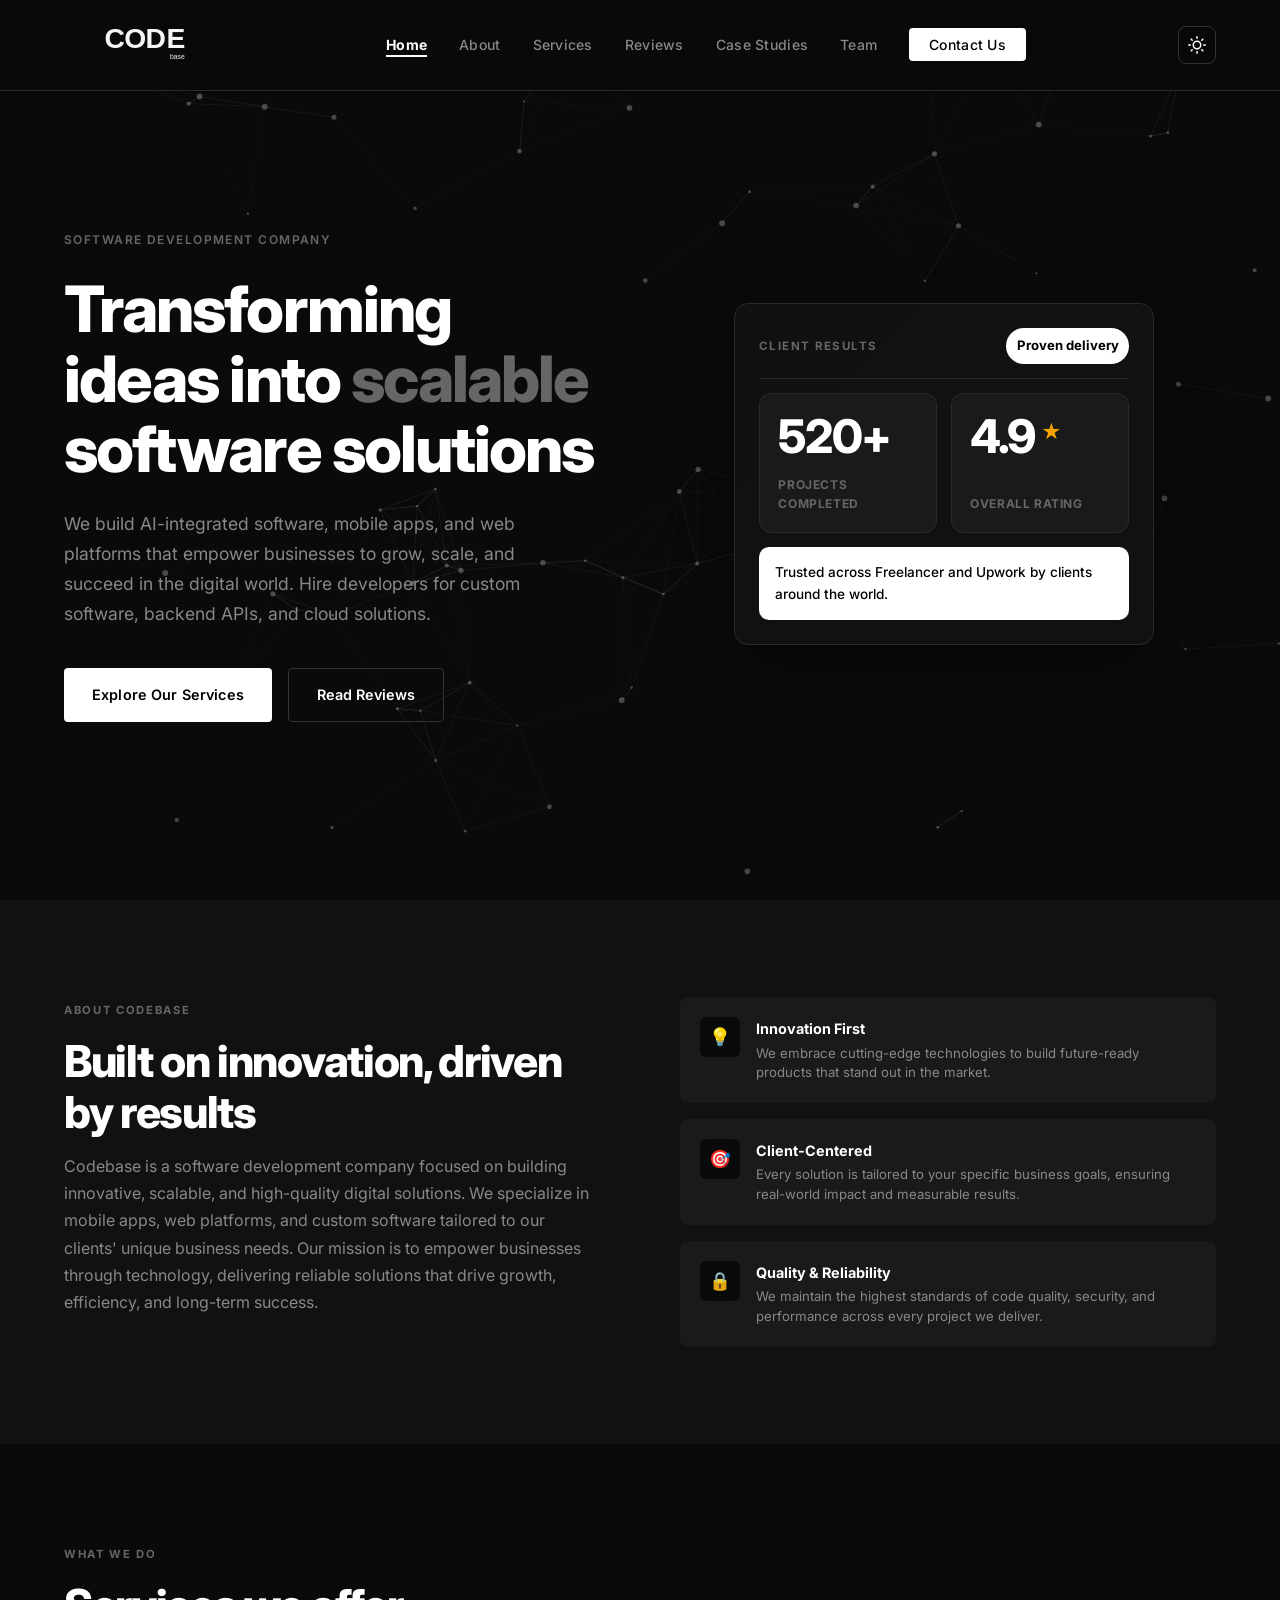
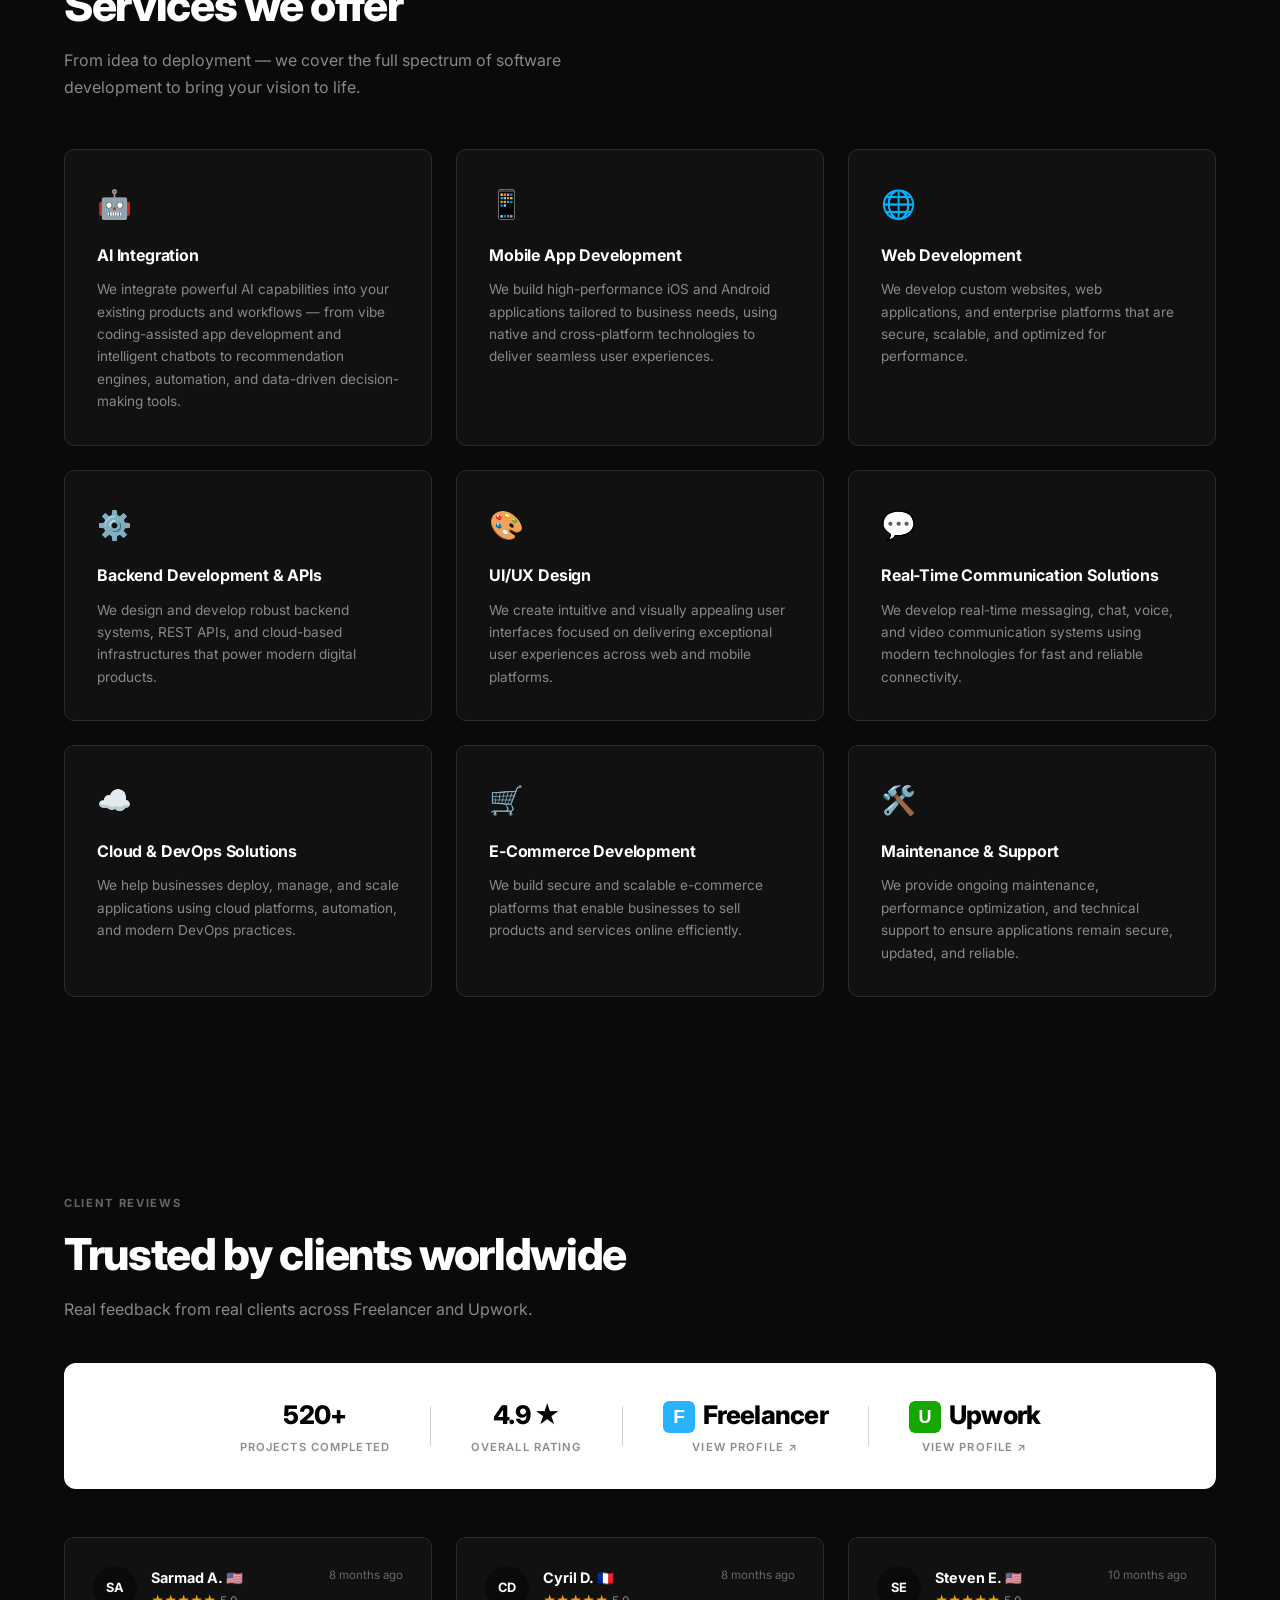
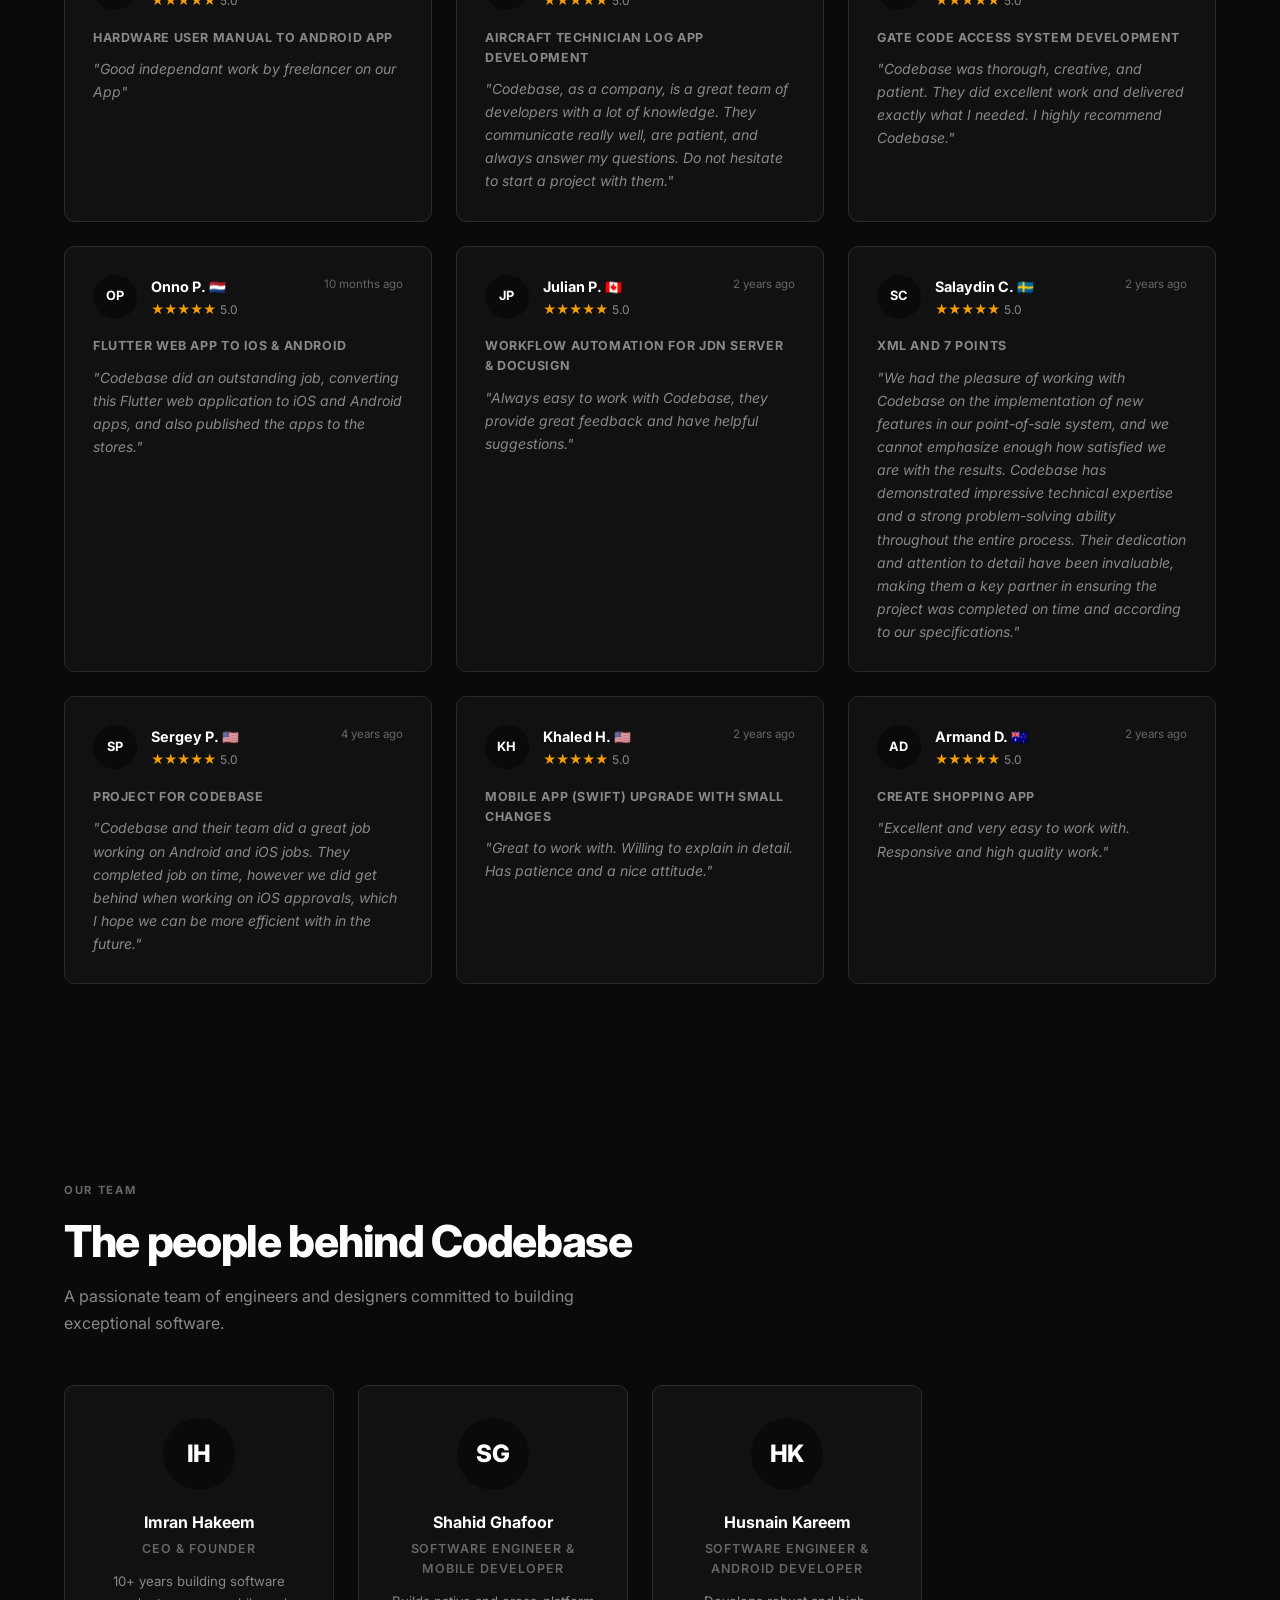
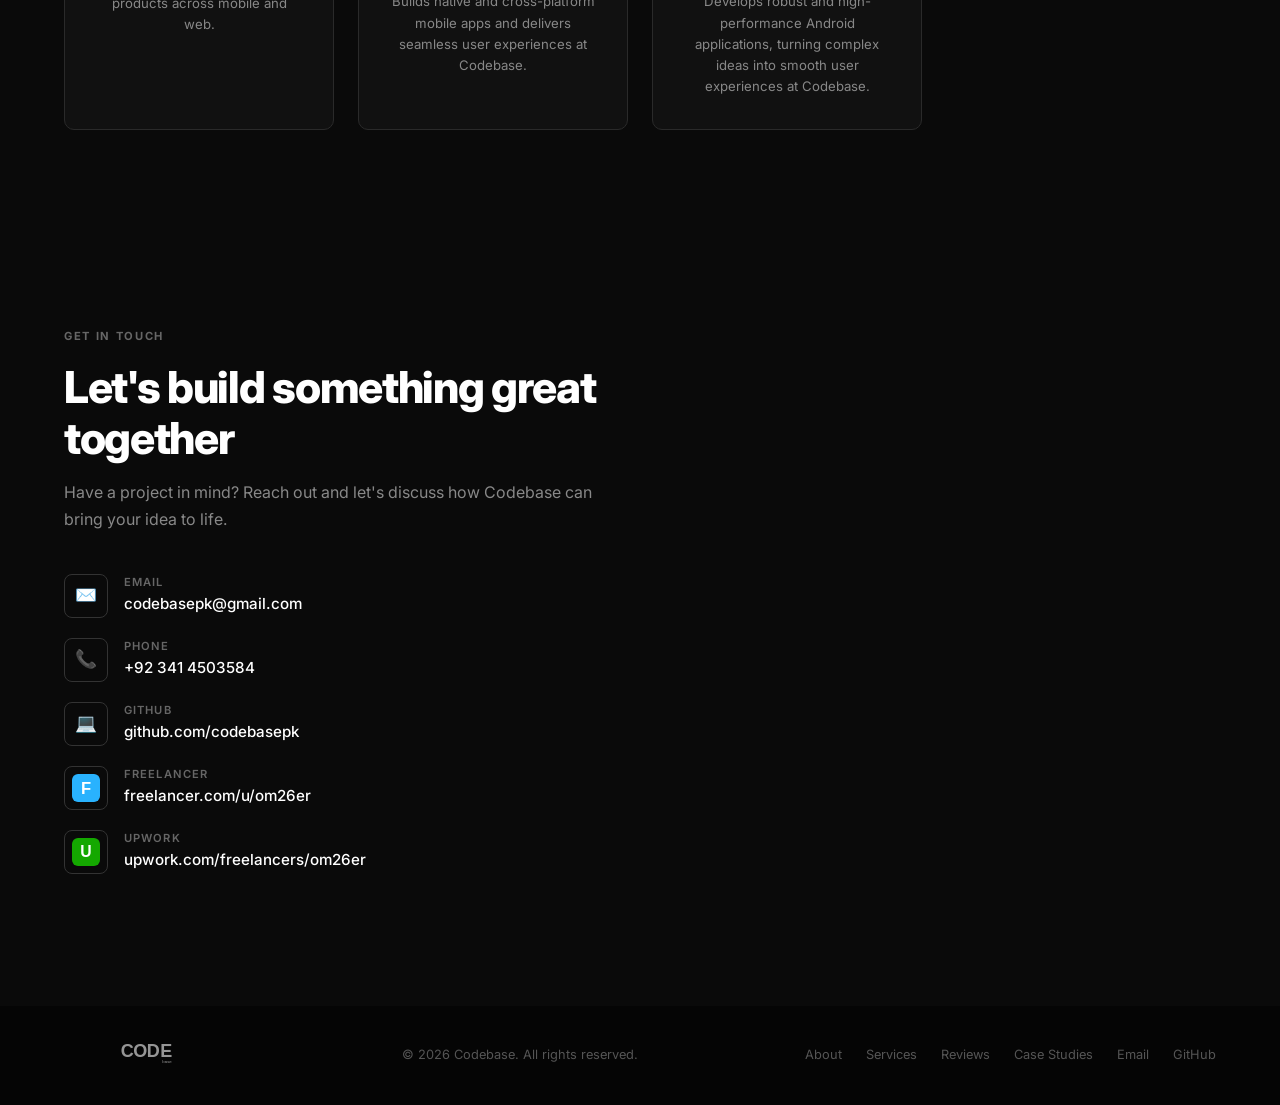
<file: index.html>
<!DOCTYPE html>
<html lang="en">
<head>
  <meta charset="UTF-8" />
  <meta name="viewport" content="width=device-width, initial-scale=1.0" />
  <title>Codebase — Software Development Company | AI Integration, Mobile & Web Apps</title>
  <meta name="description" content="Codebase is a software development company building AI-integrated products, mobile apps, web platforms, and custom software. 520+ projects delivered, 4.9★ rated on Freelancer and Upwork." />
  <meta name="keywords" content="software development company, AI integration, vibe coding, custom software development, mobile app development, web development company, hire software developers, backend development, API development, UI/UX design, cloud and devops" />
  <meta name="author" content="Codebase" />
  <meta name="robots" content="index, follow" />
  <link rel="canonical" href="https://codebasepk.github.io/" />
  <link rel="icon" href="assets/logo.png" />
  <meta name="theme-color" content="#0a0a0a" />
  <meta name="google-site-verification" content="5PcWA2M7niRl33A_Io33DCLvg9yNU--muefNv-itEOg" />

  <!-- Open Graph -->
  <meta property="og:type" content="website" />
  <meta property="og:site_name" content="Codebase" />
  <meta property="og:title" content="Codebase — Software Development Company | AI Integration, Mobile & Web Apps" />
  <meta property="og:description" content="AI integration, mobile apps, web platforms, and custom software — 520+ projects delivered, 4.9★ rated on Freelancer and Upwork." />
  <meta property="og:url" content="https://codebasepk.github.io/" />
  <meta property="og:image" content="https://codebasepk.github.io/assets/logo.png" />
  <meta property="og:image:width" content="512" />
  <meta property="og:image:height" content="512" />
  <meta property="og:image:type" content="image/png" />

  <!-- Twitter -->
  <meta name="twitter:card" content="summary_large_image" />
  <meta name="twitter:title" content="Codebase — Software Development Company | AI Integration, Mobile & Web Apps" />
  <meta name="twitter:description" content="AI integration, mobile apps, web platforms, and custom software — 520+ projects delivered, 4.9★ rated on Freelancer and Upwork." />
  <meta name="twitter:image" content="https://codebasepk.github.io/assets/logo.png" />

  <link rel="preconnect" href="https://fonts.googleapis.com" />
  <link rel="preconnect" href="https://fonts.gstatic.com" crossorigin />
  <link href="https://fonts.googleapis.com/css2?family=Inter:wght@400;500;600;700;800&display=swap" rel="stylesheet" />
  <link rel="stylesheet" href="styles.css" />

  <script type="application/ld+json">
  {
    "@context": "https://schema.org",
    "@type": "Organization",
    "name": "Codebase",
    "url": "https://codebasepk.github.io/",
    "logo": "https://codebasepk.github.io/assets/logo.png",
    "description": "Codebase is a software development company specializing in AI integration, mobile app development, web development, and custom software solutions.",
    "email": "codebasepk@gmail.com",
    "telephone": "+92-341-4503584",
    "sameAs": [
      "https://www.freelancer.com/u/om26er",
      "https://www.upwork.com/freelancers/om26er?viewMode=1",
      "https://github.com/codebasepk"
    ],
    "aggregateRating": {
      "@type": "AggregateRating",
      "ratingValue": "4.9",
      "reviewCount": "9",
      "bestRating": "5"
    },
    "review": [
      { "@type": "Review", "author": { "@type": "Person", "name": "Cyril D." }, "reviewRating": { "@type": "Rating", "ratingValue": "5", "bestRating": "5" }, "reviewBody": "Codebase, as a company, is a great team of developers with a lot of knowledge. They communicate really well, are patient, and always answer my questions." },
      { "@type": "Review", "author": { "@type": "Person", "name": "Steven E." }, "reviewRating": { "@type": "Rating", "ratingValue": "5", "bestRating": "5" }, "reviewBody": "Codebase was thorough, creative, and patient. They did excellent work and delivered exactly what I needed. I highly recommend Codebase." },
      { "@type": "Review", "author": { "@type": "Person", "name": "Onno P." }, "reviewRating": { "@type": "Rating", "ratingValue": "5", "bestRating": "5" }, "reviewBody": "Codebase did an outstanding job, converting this Flutter web application to iOS and Android apps, and also published the apps to the stores." }
    ],
    "makesOffer": [
      { "@type": "Offer", "itemOffered": { "@type": "Service", "name": "AI Integration" } },
      { "@type": "Offer", "itemOffered": { "@type": "Service", "name": "Mobile App Development" } },
      { "@type": "Offer", "itemOffered": { "@type": "Service", "name": "Web Development" } },
      { "@type": "Offer", "itemOffered": { "@type": "Service", "name": "Backend Development & APIs" } },
      { "@type": "Offer", "itemOffered": { "@type": "Service", "name": "UI/UX Design" } },
      { "@type": "Offer", "itemOffered": { "@type": "Service", "name": "Cloud & DevOps Solutions" } }
    ]
  }
  </script>
</head>
<body>

<!-- ── NAV ── -->
<nav>
  <div class="nav-logo">
    <a href="#hero"><img src="assets/logo.svg" alt="Codebase" width="170" height="84" /></a>
  </div>
  <ul class="nav-links">
    <li><a href="#hero">Home</a></li>
    <li><a href="#about">About</a></li>
    <li><a href="#services">Services</a></li>
    <li><a href="#reviews">Reviews</a></li>
    <li><a href="case-studies.html">Case Studies</a></li>
    <li><a href="#team">Team</a></li>
    <li><a href="#contact" class="nav-cta">Contact Us</a></li>
  </ul>
  <button class="theme-toggle" id="themeToggle" aria-label="Toggle theme">
    <svg class="icon-moon" xmlns="http://www.w3.org/2000/svg" width="18" height="18" viewBox="0 0 24 24" fill="none" stroke="currentColor" stroke-width="2" stroke-linecap="round" stroke-linejoin="round"><path d="M21 12.79A9 9 0 1 1 11.21 3 7 7 0 0 0 21 12.79z"/></svg>
    <svg class="icon-sun" xmlns="http://www.w3.org/2000/svg" width="18" height="18" viewBox="0 0 24 24" fill="none" stroke="currentColor" stroke-width="2" stroke-linecap="round" stroke-linejoin="round"><circle cx="12" cy="12" r="5"/><line x1="12" y1="1" x2="12" y2="3"/><line x1="12" y1="21" x2="12" y2="23"/><line x1="4.22" y1="4.22" x2="5.64" y2="5.64"/><line x1="18.36" y1="18.36" x2="19.78" y2="19.78"/><line x1="1" y1="12" x2="3" y2="12"/><line x1="21" y1="12" x2="23" y2="12"/><line x1="4.22" y1="19.78" x2="5.64" y2="18.36"/><line x1="18.36" y1="5.64" x2="19.78" y2="4.22"/></svg>
  </button>
  <div class="hamburger" aria-label="Menu">
    <span></span><span></span><span></span>
  </div>
</nav>

<!-- ── HERO ── -->
<section id="hero">
  <canvas id="particles"></canvas>
  <div class="hero-grid">
    <div class="hero-content">
      <span class="hero-badge">Software Development Company</span>
      <h1 class="hero-title">
        Transforming ideas into <span>scalable</span> software solutions
      </h1>
      <p class="hero-desc">
        We build AI-integrated software, mobile apps, and web platforms that empower businesses to grow, scale, and succeed in the digital world. Hire developers for custom software, backend APIs, and cloud solutions.
      </p>
      <div class="hero-actions">
        <a href="#services" class="btn-primary">Explore Our Services</a>
        <a href="#reviews" class="btn-secondary">Read Reviews</a>
      </div>
    </div>
    <div class="hero-visual">
      <div class="hero-card">
        <div class="hero-card-header">
          <span>Client results</span>
          <strong>Proven delivery</strong>
        </div>
        <div class="hero-stats">
          <div class="stat-item">
            <div class="stat-num">520+</div>
            <div class="stat-label">Projects Completed</div>
          </div>
          <div class="stat-item">
            <div class="stat-num">4.9 <span class="stat-star">★</span></div>
            <div class="stat-label">Overall Rating</div>
          </div>
        </div>
        <div class="hero-card-note">Trusted across Freelancer and Upwork by clients around the world.</div>
      </div>
    </div>
  </div>
</section>

<!-- ── ABOUT ── -->
<section id="about">
  <div class="section-inner">
    <div class="about-grid">
      <div class="about-text fade-up">
        <span class="section-tag">About Codebase</span>
        <h2 class="section-title">Built on innovation, driven by results</h2>
        <p class="section-subtitle">
          Codebase is a software development company focused on building innovative, scalable, and high-quality digital solutions. We specialize in mobile apps, web platforms, and custom software tailored to our clients' unique business needs. Our mission is to empower businesses through technology, delivering reliable solutions that drive growth, efficiency, and long-term success.
        </p>
      </div>
      <div class="about-pillars fade-up">
        <div class="pillar">
          <div class="pillar-icon">💡</div>
          <div class="pillar-body">
            <h4>Innovation First</h4>
            <p>We embrace cutting-edge technologies to build future-ready products that stand out in the market.</p>
          </div>
        </div>
        <div class="pillar">
          <div class="pillar-icon">🎯</div>
          <div class="pillar-body">
            <h4>Client-Centered</h4>
            <p>Every solution is tailored to your specific business goals, ensuring real-world impact and measurable results.</p>
          </div>
        </div>
        <div class="pillar">
          <div class="pillar-icon">🔒</div>
          <div class="pillar-body">
            <h4>Quality & Reliability</h4>
            <p>We maintain the highest standards of code quality, security, and performance across every project we deliver.</p>
          </div>
        </div>
      </div>
    </div>
  </div>
</section>

<!-- ── SERVICES ── -->
<section id="services">
  <div class="section-inner">
    <div class="services-header fade-up">
      <span class="section-tag">What We Do</span>
      <h2 class="section-title">Services we offer</h2>
      <p class="section-subtitle">From idea to deployment — we cover the full spectrum of software development to bring your vision to life.</p>
    </div>
    <div class="services-grid">
      <div class="service-card fade-up">
        <div class="service-icon">🤖</div>
        <h3>AI Integration</h3>
        <p>We integrate powerful AI capabilities into your existing products and workflows — from vibe coding-assisted app development and intelligent chatbots to recommendation engines, automation, and data-driven decision-making tools.</p>
      </div>
      <div class="service-card fade-up">
        <div class="service-icon">📱</div>
        <h3>Mobile App Development</h3>
        <p>We build high-performance iOS and Android applications tailored to business needs, using native and cross-platform technologies to deliver seamless user experiences.</p>
      </div>
      <div class="service-card fade-up">
        <div class="service-icon">🌐</div>
        <h3>Web Development</h3>
        <p>We develop custom websites, web applications, and enterprise platforms that are secure, scalable, and optimized for performance.</p>
      </div>
      <div class="service-card fade-up">
        <div class="service-icon">⚙️</div>
        <h3>Backend Development & APIs</h3>
        <p>We design and develop robust backend systems, REST APIs, and cloud-based infrastructures that power modern digital products.</p>
      </div>
      <div class="service-card fade-up">
        <div class="service-icon">🎨</div>
        <h3>UI/UX Design</h3>
        <p>We create intuitive and visually appealing user interfaces focused on delivering exceptional user experiences across web and mobile platforms.</p>
      </div>
      <div class="service-card fade-up">
        <div class="service-icon">💬</div>
        <h3>Real-Time Communication Solutions</h3>
        <p>We develop real-time messaging, chat, voice, and video communication systems using modern technologies for fast and reliable connectivity.</p>
      </div>
      <div class="service-card fade-up">
        <div class="service-icon">☁️</div>
        <h3>Cloud & DevOps Solutions</h3>
        <p>We help businesses deploy, manage, and scale applications using cloud platforms, automation, and modern DevOps practices.</p>
      </div>
      <div class="service-card fade-up">
        <div class="service-icon">🛒</div>
        <h3>E-Commerce Development</h3>
        <p>We build secure and scalable e-commerce platforms that enable businesses to sell products and services online efficiently.</p>
      </div>
      <div class="service-card fade-up">
        <div class="service-icon">🛠️</div>
        <h3>Maintenance & Support</h3>
        <p>We provide ongoing maintenance, performance optimization, and technical support to ensure applications remain secure, updated, and reliable.</p>
      </div>
    </div>
  </div>
</section>

<!-- ── REVIEWS ── -->
<section id="reviews">
  <div class="section-inner">
    <div class="reviews-header fade-up">
      <span class="section-tag">Client Reviews</span>
      <h2 class="section-title">Trusted by clients worldwide</h2>
      <p class="section-subtitle">Real feedback from real clients across Freelancer and Upwork.</p>
    </div>

    <!-- Stats bar -->
    <div class="reviews-stats fade-up">
      <div class="rs-item">
        <div class="rs-num">520+</div>
        <div class="rs-label">Projects Completed</div>
      </div>
      <div class="rs-divider"></div>
      <div class="rs-item">
        <div class="rs-num">4.9 ★</div>
        <div class="rs-label">Overall Rating</div>
      </div>
      <div class="rs-divider"></div>
      <div class="rs-item">
        <a href="https://www.freelancer.com/u/om26er" target="_blank" rel="noopener" class="rs-link">
          <div class="rs-num"><img src="assets/freelancer.svg" alt="Freelancer" style="width:32px;height:32px;border-radius:6px;vertical-align:middle;margin-right:8px;" />Freelancer</div>
          <div class="rs-label">View Profile ↗</div>
        </a>
      </div>
      <div class="rs-divider"></div>
      <div class="rs-item">
        <a href="https://www.upwork.com/freelancers/om26er?viewMode=1" target="_blank" rel="noopener" class="rs-link">
          <div class="rs-num"><img src="assets/upwork.svg" alt="Upwork" style="width:32px;height:32px;border-radius:6px;vertical-align:middle;margin-right:8px;" />Upwork</div>
          <div class="rs-label">View Profile ↗</div>
        </a>
      </div>
    </div>

    <!-- Review cards -->
    <div class="reviews-grid">
      <div class="review-card fade-up">
        <div class="review-top">
          <div class="review-avatar">SA</div>
          <div class="review-meta">
            <div class="review-name">Sarmad A. <span class="review-flag">🇺🇸</span></div>
            <div class="review-stars">★★★★★ <span>5.0</span></div>
          </div>
          <div class="review-time">8 months ago</div>
        </div>
        <div class="review-project">Hardware user manual to Android App</div>
        <p class="review-text">"Good independant work by freelancer on our App"</p>
      </div>

      <div class="review-card fade-up">
        <div class="review-top">
          <div class="review-avatar">CD</div>
          <div class="review-meta">
            <div class="review-name">Cyril D. <span class="review-flag">🇫🇷</span></div>
            <div class="review-stars">★★★★★ <span>5.0</span></div>
          </div>
          <div class="review-time">8 months ago</div>
        </div>
        <div class="review-project">Aircraft Technician Log App Development</div>
        <p class="review-text">"Codebase, as a company, is a great team of developers with a lot of knowledge. They communicate really well, are patient, and always answer my questions. Do not hesitate to start a project with them."</p>
      </div>

      <div class="review-card fade-up">
        <div class="review-top">
          <div class="review-avatar">SE</div>
          <div class="review-meta">
            <div class="review-name">Steven E. <span class="review-flag">🇺🇸</span></div>
            <div class="review-stars">★★★★★ <span>5.0</span></div>
          </div>
          <div class="review-time">10 months ago</div>
        </div>
        <div class="review-project">Gate Code Access System Development</div>
        <p class="review-text">"Codebase was thorough, creative, and patient. They did excellent work and delivered exactly what I needed. I highly recommend Codebase."</p>
      </div>

      <div class="review-card fade-up">
        <div class="review-top">
          <div class="review-avatar">OP</div>
          <div class="review-meta">
            <div class="review-name">Onno P. <span class="review-flag">🇳🇱</span></div>
            <div class="review-stars">★★★★★ <span>5.0</span></div>
          </div>
          <div class="review-time">10 months ago</div>
        </div>
        <div class="review-project">Flutter Web App to iOS & Android</div>
        <p class="review-text">"Codebase did an outstanding job, converting this Flutter web application to iOS and Android apps, and also published the apps to the stores."</p>
      </div>

      <div class="review-card fade-up">
        <div class="review-top">
          <div class="review-avatar">JP</div>
          <div class="review-meta">
            <div class="review-name">Julian P. <span class="review-flag">🇨🇦</span></div>
            <div class="review-stars">★★★★★ <span>5.0</span></div>
          </div>
          <div class="review-time">2 years ago</div>
        </div>
        <div class="review-project">Workflow Automation for JDN Server & DocuSign</div>
        <p class="review-text">"Always easy to work with Codebase, they provide great feedback and have helpful suggestions."</p>
      </div>
      <div class="review-card fade-up">
        <div class="review-top">
          <div class="review-avatar">SC</div>
          <div class="review-meta">
            <div class="review-name">Salaydin C. <span class="review-flag">🇸🇪</span></div>
            <div class="review-stars">★★★★★ <span>5.0</span></div>
          </div>
          <div class="review-time">2 years ago</div>
        </div>
        <div class="review-project">XML and 7 Points</div>
        <p class="review-text">"We had the pleasure of working with Codebase on the implementation of new features in our point-of-sale system, and we cannot emphasize enough how satisfied we are with the results. Codebase has demonstrated impressive technical expertise and a strong problem-solving ability throughout the entire process. Their dedication and attention to detail have been invaluable, making them a key partner in ensuring the project was completed on time and according to our specifications."</p>
      </div>

      <div class="review-card fade-up">
        <div class="review-top">
          <div class="review-avatar">SP</div>
          <div class="review-meta">
            <div class="review-name">Sergey P. <span class="review-flag">🇺🇸</span></div>
            <div class="review-stars">★★★★★ <span>5.0</span></div>
          </div>
          <div class="review-time">4 years ago</div>
        </div>
        <div class="review-project">Project for Codebase</div>
        <p class="review-text">"Codebase and their team did a great job working on Android and iOS jobs. They completed job on time, however we did get behind when working on iOS approvals, which I hope we can be more efficient with in the future."</p>
      </div>

      <div class="review-card fade-up">
        <div class="review-top">
          <div class="review-avatar">KH</div>
          <div class="review-meta">
            <div class="review-name">Khaled H. <span class="review-flag">🇺🇸</span></div>
            <div class="review-stars">★★★★★ <span>5.0</span></div>
          </div>
          <div class="review-time">2 years ago</div>
        </div>
        <div class="review-project">Mobile App (Swift) Upgrade with Small Changes</div>
        <p class="review-text">"Great to work with. Willing to explain in detail. Has patience and a nice attitude."</p>
      </div>

      <div class="review-card fade-up">
        <div class="review-top">
          <div class="review-avatar">AD</div>
          <div class="review-meta">
            <div class="review-name">Armand D. <span class="review-flag">🇦🇺</span></div>
            <div class="review-stars">★★★★★ <span>5.0</span></div>
          </div>
          <div class="review-time">2 years ago</div>
        </div>
        <div class="review-project">Create Shopping App</div>
        <p class="review-text">"Excellent and very easy to work with. Responsive and high quality work."</p>
      </div>
    </div>
  </div>
</section>

<!-- ── TEAM ── -->
<section id="team">
  <div class="section-inner">
    <div class="team-header fade-up">
      <span class="section-tag">Our Team</span>
      <h2 class="section-title">The people behind Codebase</h2>
      <p class="section-subtitle">A passionate team of engineers and designers committed to building exceptional software.</p>
    </div>
    <div class="team-grid">
      <div class="team-card fade-up">
        <div class="team-avatar">IH</div>
        <h3>Imran Hakeem</h3>
        <div class="team-role">CEO & Founder</div>
        <p>10+ years building software products across mobile and web.</p>
      </div>
      <div class="team-card fade-up">
        <div class="team-avatar">SG</div>
        <h3>Shahid Ghafoor</h3>
        <div class="team-role">Software Engineer & Mobile Developer</div>
        <p>Builds native and cross-platform mobile apps and delivers seamless user experiences at Codebase.</p>
      </div>
      <div class="team-card fade-up">
        <div class="team-avatar">HK</div>
        <h3>Husnain Kareem</h3>
        <div class="team-role">Software Engineer & Android Developer</div>
        <p>Develops robust and high-performance Android applications, turning complex ideas into smooth user experiences at Codebase.</p>
      </div>
    </div>
  </div>
</section>

<!-- ── CONTACT ── -->
<section id="contact">
  <div class="section-inner">
    <div class="contact-grid">
      <div class="fade-up">
        <span class="section-tag">Get In Touch</span>
        <h2 class="section-title">Let's build something great together</h2>
        <p class="section-subtitle">Have a project in mind? Reach out and let's discuss how Codebase can bring your idea to life.</p>
        <div class="contact-details">
          <div class="contact-item">
            <div class="contact-item-icon">✉️</div>
            <div class="contact-item-body">
              <div class="contact-item-label">Email</div>
              <div class="contact-item-value"><a href="mailto:codebasepk@gmail.com">codebasepk@gmail.com</a></div>
            </div>
          </div>
          <div class="contact-item">
            <div class="contact-item-icon">📞</div>
            <div class="contact-item-body">
              <div class="contact-item-label">Phone</div>
              <div class="contact-item-value"><a href="tel:+923414503584">+92 341 4503584</a></div>
            </div>
          </div>
          <div class="contact-item">
            <div class="contact-item-icon">💻</div>
            <div class="contact-item-body">
              <div class="contact-item-label">GitHub</div>
              <div class="contact-item-value"><a href="https://github.com/codebasepk" target="_blank" rel="noopener">github.com/codebasepk</a></div>
            </div>
          </div>
          <div class="contact-item">
            <div class="contact-item-icon"><img src="assets/freelancer.svg" alt="Freelancer" style="width:28px;height:28px;border-radius:6px;" /></div>
            <div class="contact-item-body">
              <div class="contact-item-label">Freelancer</div>
              <div class="contact-item-value"><a href="https://www.freelancer.com/u/om26er" target="_blank" rel="noopener">freelancer.com/u/om26er</a></div>
            </div>
          </div>
          <div class="contact-item">
            <div class="contact-item-icon"><img src="assets/upwork.svg" alt="Upwork" style="width:28px;height:28px;border-radius:6px;" /></div>
            <div class="contact-item-body">
              <div class="contact-item-label">Upwork</div>
              <div class="contact-item-value"><a href="https://www.upwork.com/freelancers/om26er?viewMode=1" target="_blank" rel="noopener">upwork.com/freelancers/om26er</a></div>
            </div>
          </div>
        </div>
      </div>
      <div class="fade-up">
        <iframe
          src="https://docs.google.com/forms/d/e/1FAIpQLSfXOqHiKLXzIJufCuM9lwJOz_LhqeYg9lZteatGk9OfkwhS8A/viewform?embedded=true"
          width="100%"
          height="580"
          frameborder="0"
          marginheight="0"
          marginwidth="0"
          style="border-radius:8px;background:transparent;">
          Loading…
        </iframe>
      </div>
    </div>
  </div>
</section>

<!-- ── FOOTER ── -->
<footer>
  <div class="footer-inner">
    <div class="footer-logo">
      <img src="assets/logo.svg" alt="Codebase" width="170" height="84" />
    </div>
    <div class="footer-copy">© 2026 Codebase. All rights reserved.</div>
    <div class="footer-links">
      <a href="#about">About</a>
      <a href="#services">Services</a>
      <a href="#reviews">Reviews</a>
      <a href="case-studies.html">Case Studies</a>
      <a href="mailto:codebasepk@gmail.com">Email</a>
      <a href="https://github.com/codebasepk" target="_blank" rel="noopener">GitHub</a>
    </div>
  </div>
</footer>

<button id="scrollTop" aria-label="Scroll to top">
  <svg xmlns="http://www.w3.org/2000/svg" width="18" height="18" viewBox="0 0 24 24" fill="none" stroke="currentColor" stroke-width="2.5" stroke-linecap="round" stroke-linejoin="round"><polyline points="18 15 12 9 6 15"/></svg>
</button>

<script src="script.js"></script>
</body>
</html>
</file>
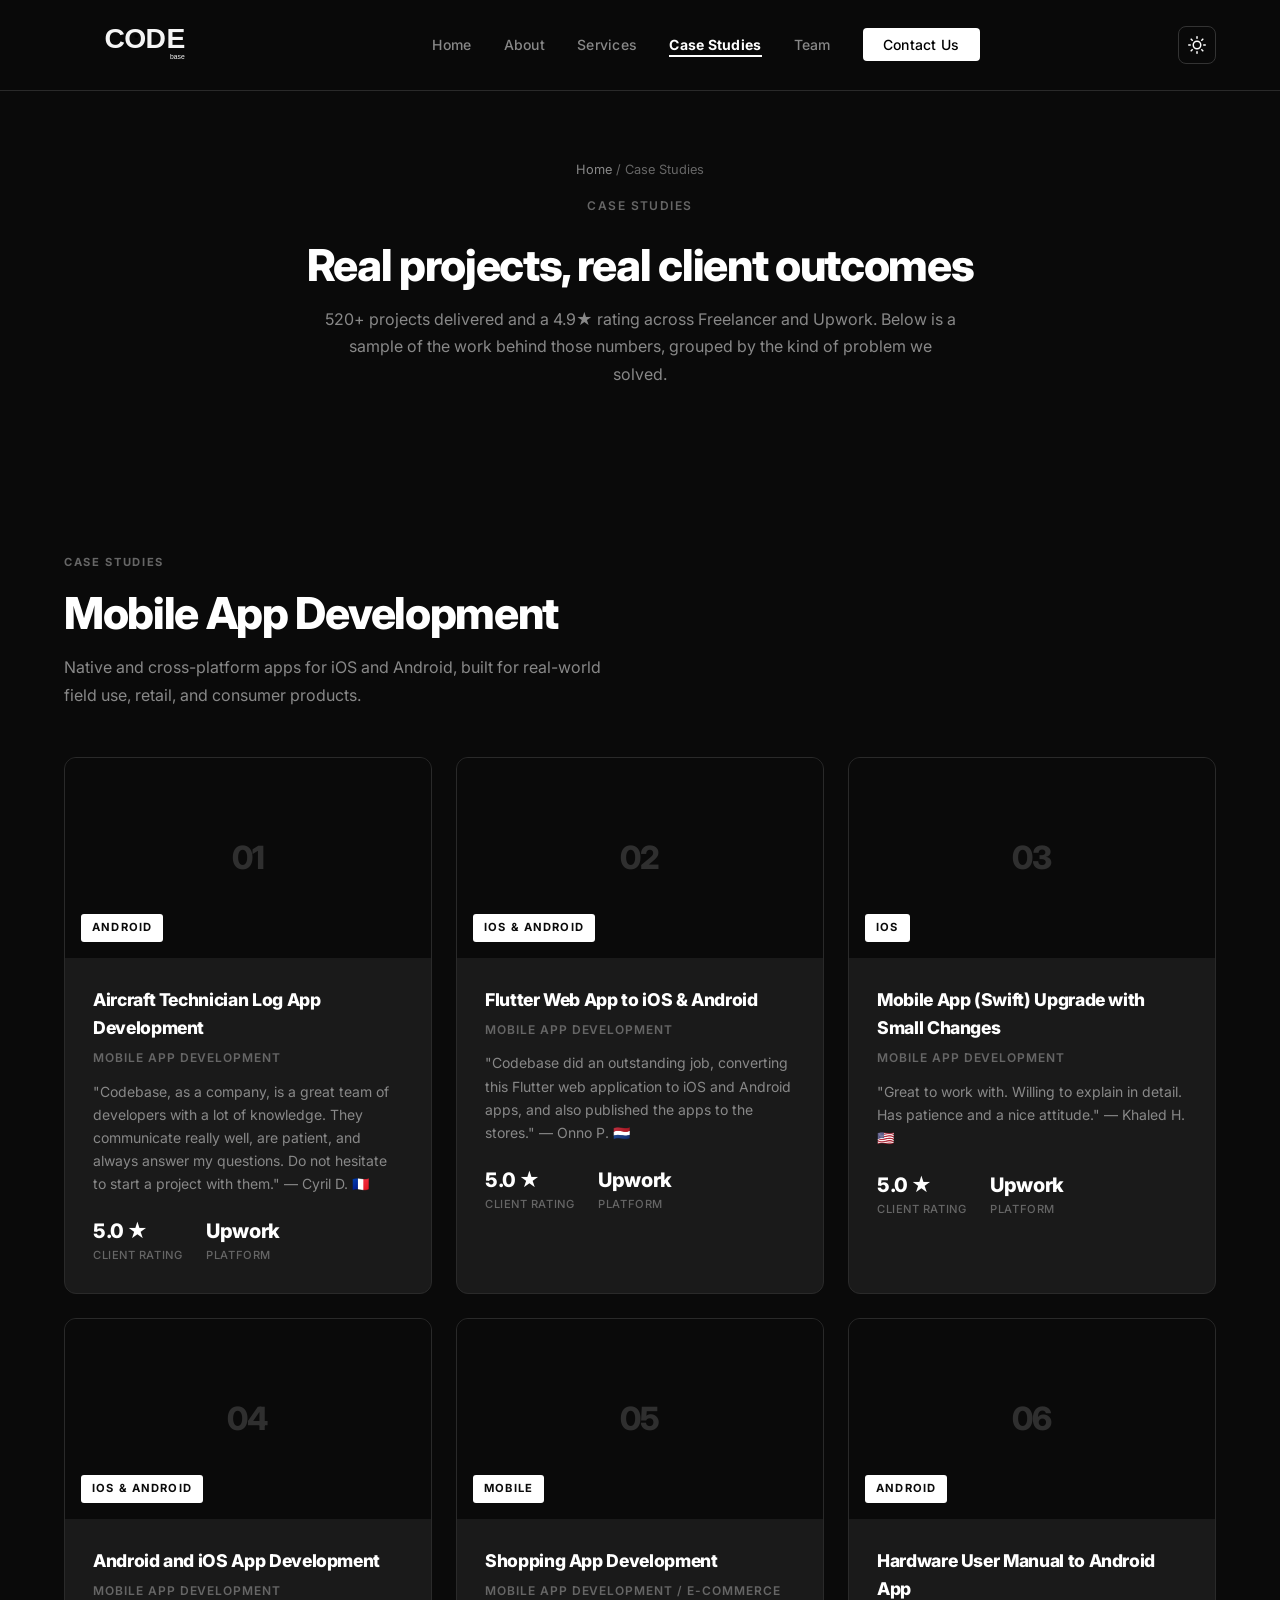
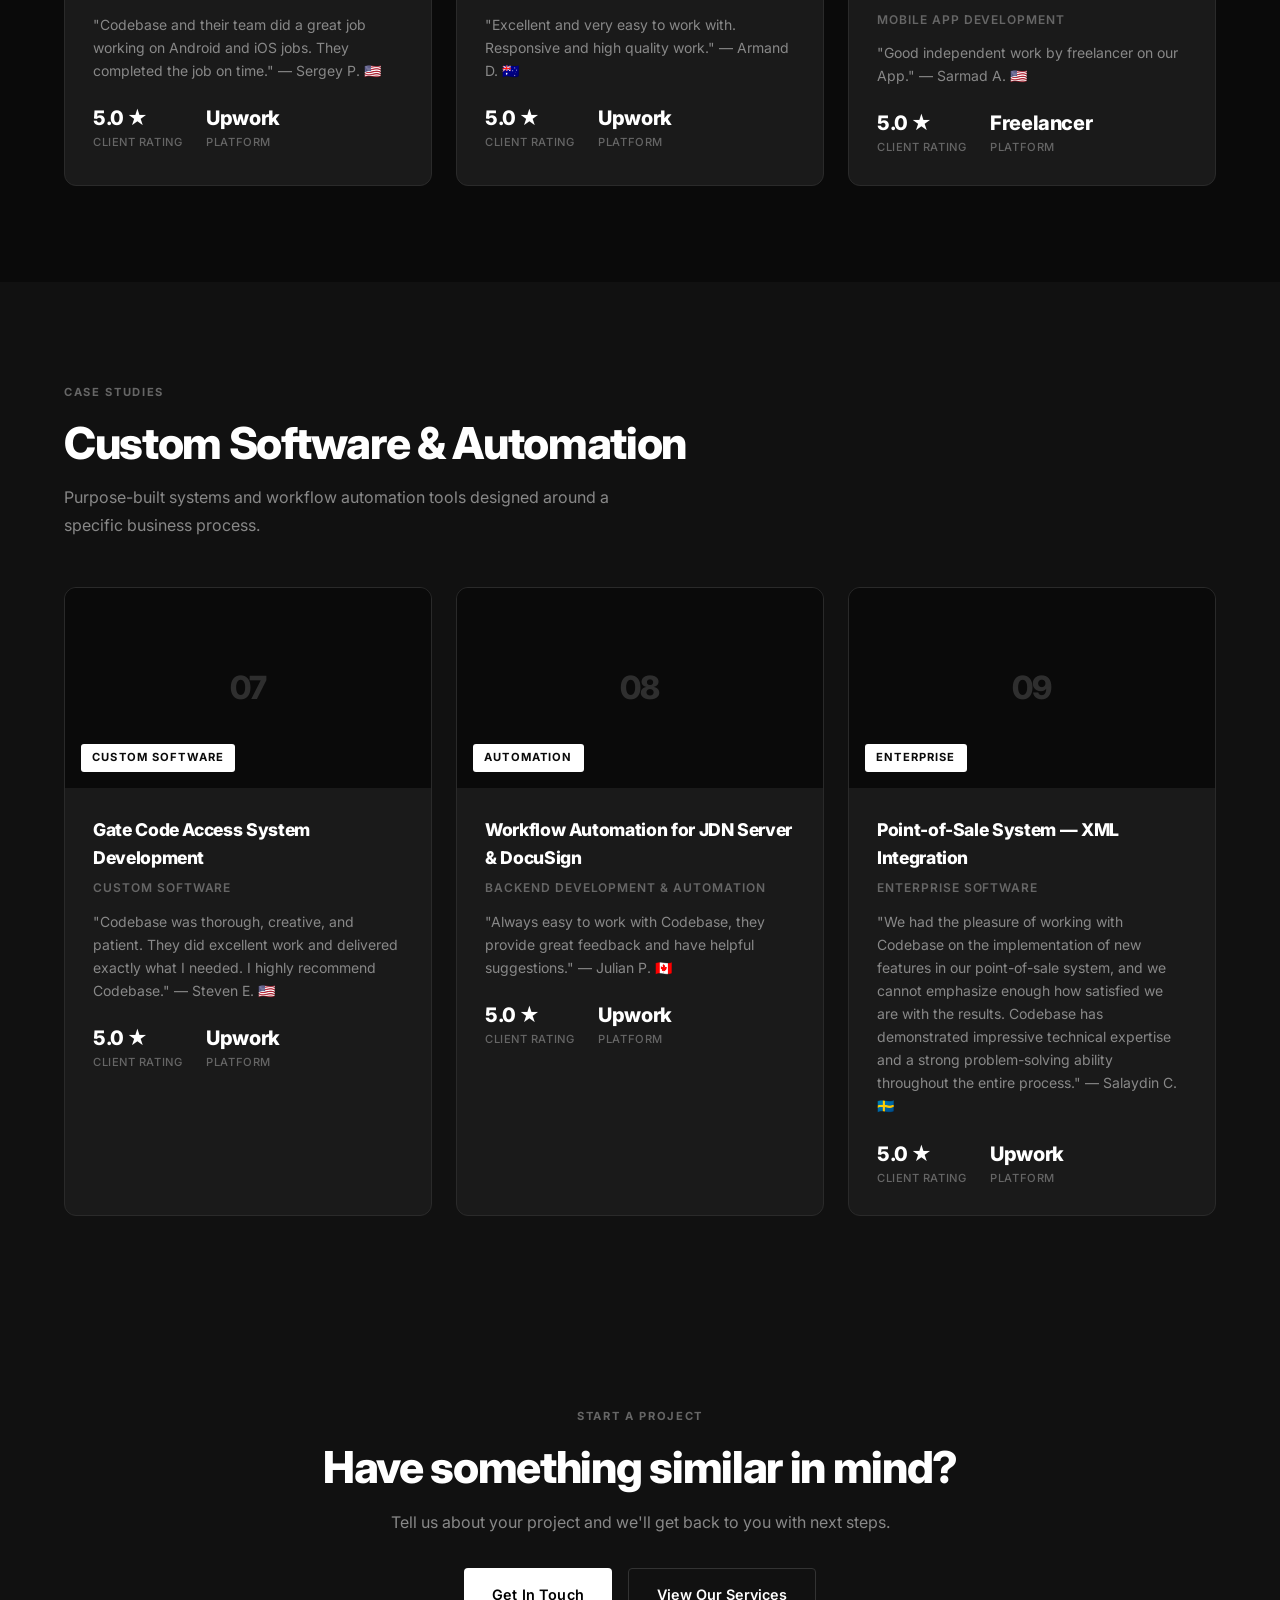
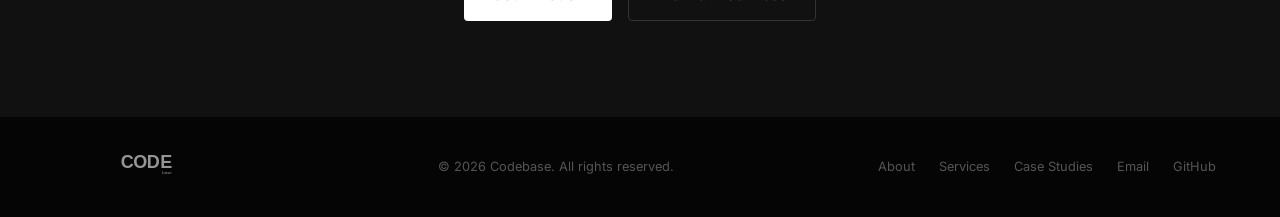
<file: case-studies.html>
<!DOCTYPE html>
<html lang="en">
<head>
  <meta charset="UTF-8" />
  <meta name="viewport" content="width=device-width, initial-scale=1.0" />
  <title>Case Studies — Codebase | Mobile, Web & Custom Software Projects</title>
  <meta name="description" content="Real client projects delivered by Codebase across mobile app development, custom software, automation, and enterprise systems — with direct client feedback from Freelancer and Upwork." />
  <meta name="keywords" content="software development case studies, mobile app development portfolio, custom software projects, client reviews, Codebase projects" />
  <meta name="author" content="Codebase" />
  <meta name="robots" content="index, follow" />
  <link rel="canonical" href="https://codebasepk.github.io/case-studies.html" />
  <link rel="icon" href="assets/logo.png" />
  <meta name="theme-color" content="#0a0a0a" />

  <!-- Open Graph -->
  <meta property="og:type" content="website" />
  <meta property="og:site_name" content="Codebase" />
  <meta property="og:title" content="Case Studies — Codebase | Mobile, Web & Custom Software Projects" />
  <meta property="og:description" content="Real client projects delivered by Codebase across mobile app development, custom software, automation, and enterprise systems." />
  <meta property="og:url" content="https://codebasepk.github.io/case-studies.html" />
  <meta property="og:image" content="https://codebasepk.github.io/assets/logo.png" />
  <meta property="og:image:width" content="512" />
  <meta property="og:image:height" content="512" />
  <meta property="og:image:type" content="image/png" />

  <!-- Twitter -->
  <meta name="twitter:card" content="summary_large_image" />
  <meta name="twitter:title" content="Case Studies — Codebase" />
  <meta name="twitter:description" content="Real client projects delivered by Codebase across mobile, web, and custom software." />
  <meta name="twitter:image" content="https://codebasepk.github.io/assets/logo.png" />

  <link rel="preconnect" href="https://fonts.googleapis.com" />
  <link rel="preconnect" href="https://fonts.gstatic.com" crossorigin />
  <link href="https://fonts.googleapis.com/css2?family=Inter:wght@400;500;600;700;800&display=swap" rel="stylesheet" />
  <link rel="stylesheet" href="styles.css" />

  <script type="application/ld+json">
  {
    "@context": "https://schema.org",
    "@type": "BreadcrumbList",
    "itemListElement": [
      { "@type": "ListItem", "position": 1, "name": "Home", "item": "https://codebasepk.github.io/" },
      { "@type": "ListItem", "position": 2, "name": "Case Studies", "item": "https://codebasepk.github.io/case-studies.html" }
    ]
  }
  </script>
</head>
<body>

<!-- ── NAV ── -->
<nav>
  <div class="nav-logo">
    <a href="index.html#hero"><img src="assets/logo.svg" alt="Codebase" width="170" height="84" /></a>
  </div>
  <ul class="nav-links">
    <li><a href="index.html#hero">Home</a></li>
    <li><a href="index.html#about">About</a></li>
    <li><a href="index.html#services">Services</a></li>
    <li><a href="case-studies.html" class="active">Case Studies</a></li>
    <li><a href="index.html#team">Team</a></li>
    <li><a href="index.html#contact" class="nav-cta">Contact Us</a></li>
  </ul>
  <button class="theme-toggle" id="themeToggle" aria-label="Toggle theme">
    <svg class="icon-moon" xmlns="http://www.w3.org/2000/svg" width="18" height="18" viewBox="0 0 24 24" fill="none" stroke="currentColor" stroke-width="2" stroke-linecap="round" stroke-linejoin="round"><path d="M21 12.79A9 9 0 1 1 11.21 3 7 7 0 0 0 21 12.79z"/></svg>
    <svg class="icon-sun" xmlns="http://www.w3.org/2000/svg" width="18" height="18" viewBox="0 0 24 24" fill="none" stroke="currentColor" stroke-width="2" stroke-linecap="round" stroke-linejoin="round"><circle cx="12" cy="12" r="5"/><line x1="12" y1="1" x2="12" y2="3"/><line x1="12" y1="21" x2="12" y2="23"/><line x1="4.22" y1="4.22" x2="5.64" y2="5.64"/><line x1="18.36" y1="18.36" x2="19.78" y2="19.78"/><line x1="1" y1="12" x2="3" y2="12"/><line x1="21" y1="12" x2="23" y2="12"/><line x1="4.22" y1="19.78" x2="5.64" y2="18.36"/><line x1="18.36" y1="5.64" x2="19.78" y2="4.22"/></svg>
  </button>
  <div class="hamburger" aria-label="Menu">
    <span></span><span></span><span></span>
  </div>
</nav>

<!-- ── PAGE HERO ── -->
<section id="page-hero">
  <div class="section-inner">
    <div class="page-breadcrumb"><a href="index.html">Home</a> / Case Studies</div>
    <span class="hero-badge">Case Studies</span>
    <h1 class="section-title">Real projects, real client outcomes</h1>
    <p class="section-subtitle">520+ projects delivered and a 4.9★ rating across Freelancer and Upwork. Below is a sample of the work behind those numbers, grouped by the kind of problem we solved.</p>
  </div>
</section>

<!-- ── MOBILE APP DEVELOPMENT ── -->
<section id="portfolio-mobile">
  <div class="section-inner">
    <div class="portfolio-header fade-up">
      <span class="section-tag">Case Studies</span>
      <h2 class="section-title">Mobile App Development</h2>
      <p class="section-subtitle">Native and cross-platform apps for iOS and Android, built for real-world field use, retail, and consumer products.</p>
    </div>
    <div class="portfolio-grid">

      <div class="portfolio-card fade-up">
        <div class="portfolio-cover">
          <span class="portfolio-cover-text">01</span>
          <span class="portfolio-cover-badge">Android</span>
        </div>
        <div class="portfolio-body">
          <h3>Aircraft Technician Log App Development</h3>
          <div class="portfolio-category">Mobile App Development</div>
          <p>"Codebase, as a company, is a great team of developers with a lot of knowledge. They communicate really well, are patient, and always answer my questions. Do not hesitate to start a project with them." — Cyril D. 🇫🇷</p>
          <div class="portfolio-stats">
            <div class="p-stat"><div class="p-stat-num">5.0 ★</div><div class="p-stat-label">Client Rating</div></div>
            <div class="p-stat"><div class="p-stat-num">Upwork</div><div class="p-stat-label">Platform</div></div>
          </div>
        </div>
      </div>

      <div class="portfolio-card fade-up">
        <div class="portfolio-cover">
          <span class="portfolio-cover-text">02</span>
          <span class="portfolio-cover-badge">iOS & Android</span>
        </div>
        <div class="portfolio-body">
          <h3>Flutter Web App to iOS &amp; Android</h3>
          <div class="portfolio-category">Mobile App Development</div>
          <p>"Codebase did an outstanding job, converting this Flutter web application to iOS and Android apps, and also published the apps to the stores." — Onno P. 🇳🇱</p>
          <div class="portfolio-stats">
            <div class="p-stat"><div class="p-stat-num">5.0 ★</div><div class="p-stat-label">Client Rating</div></div>
            <div class="p-stat"><div class="p-stat-num">Upwork</div><div class="p-stat-label">Platform</div></div>
          </div>
        </div>
      </div>

      <div class="portfolio-card fade-up">
        <div class="portfolio-cover">
          <span class="portfolio-cover-text">03</span>
          <span class="portfolio-cover-badge">iOS</span>
        </div>
        <div class="portfolio-body">
          <h3>Mobile App (Swift) Upgrade with Small Changes</h3>
          <div class="portfolio-category">Mobile App Development</div>
          <p>"Great to work with. Willing to explain in detail. Has patience and a nice attitude." — Khaled H. 🇺🇸</p>
          <div class="portfolio-stats">
            <div class="p-stat"><div class="p-stat-num">5.0 ★</div><div class="p-stat-label">Client Rating</div></div>
            <div class="p-stat"><div class="p-stat-num">Upwork</div><div class="p-stat-label">Platform</div></div>
          </div>
        </div>
      </div>

      <div class="portfolio-card fade-up">
        <div class="portfolio-cover">
          <span class="portfolio-cover-text">04</span>
          <span class="portfolio-cover-badge">iOS & Android</span>
        </div>
        <div class="portfolio-body">
          <h3>Android and iOS App Development</h3>
          <div class="portfolio-category">Mobile App Development</div>
          <p>"Codebase and their team did a great job working on Android and iOS jobs. They completed the job on time." — Sergey P. 🇺🇸</p>
          <div class="portfolio-stats">
            <div class="p-stat"><div class="p-stat-num">5.0 ★</div><div class="p-stat-label">Client Rating</div></div>
            <div class="p-stat"><div class="p-stat-num">Upwork</div><div class="p-stat-label">Platform</div></div>
          </div>
        </div>
      </div>

      <div class="portfolio-card fade-up">
        <div class="portfolio-cover">
          <span class="portfolio-cover-text">05</span>
          <span class="portfolio-cover-badge">Mobile</span>
        </div>
        <div class="portfolio-body">
          <h3>Shopping App Development</h3>
          <div class="portfolio-category">Mobile App Development / E-Commerce</div>
          <p>"Excellent and very easy to work with. Responsive and high quality work." — Armand D. 🇦🇺</p>
          <div class="portfolio-stats">
            <div class="p-stat"><div class="p-stat-num">5.0 ★</div><div class="p-stat-label">Client Rating</div></div>
            <div class="p-stat"><div class="p-stat-num">Upwork</div><div class="p-stat-label">Platform</div></div>
          </div>
        </div>
      </div>

      <div class="portfolio-card fade-up">
        <div class="portfolio-cover">
          <span class="portfolio-cover-text">06</span>
          <span class="portfolio-cover-badge">Android</span>
        </div>
        <div class="portfolio-body">
          <h3>Hardware User Manual to Android App</h3>
          <div class="portfolio-category">Mobile App Development</div>
          <p>"Good independent work by freelancer on our App." — Sarmad A. 🇺🇸</p>
          <div class="portfolio-stats">
            <div class="p-stat"><div class="p-stat-num">5.0 ★</div><div class="p-stat-label">Client Rating</div></div>
            <div class="p-stat"><div class="p-stat-num">Freelancer</div><div class="p-stat-label">Platform</div></div>
          </div>
        </div>
      </div>

    </div>
  </div>
</section>

<!-- ── CUSTOM SOFTWARE & AUTOMATION ── -->
<section id="portfolio-software">
  <div class="section-inner">
    <div class="portfolio-header fade-up">
      <span class="section-tag">Case Studies</span>
      <h2 class="section-title">Custom Software &amp; Automation</h2>
      <p class="section-subtitle">Purpose-built systems and workflow automation tools designed around a specific business process.</p>
    </div>
    <div class="portfolio-grid">

      <div class="portfolio-card fade-up">
        <div class="portfolio-cover">
          <span class="portfolio-cover-text">07</span>
          <span class="portfolio-cover-badge">Custom Software</span>
        </div>
        <div class="portfolio-body">
          <h3>Gate Code Access System Development</h3>
          <div class="portfolio-category">Custom Software</div>
          <p>"Codebase was thorough, creative, and patient. They did excellent work and delivered exactly what I needed. I highly recommend Codebase." — Steven E. 🇺🇸</p>
          <div class="portfolio-stats">
            <div class="p-stat"><div class="p-stat-num">5.0 ★</div><div class="p-stat-label">Client Rating</div></div>
            <div class="p-stat"><div class="p-stat-num">Upwork</div><div class="p-stat-label">Platform</div></div>
          </div>
        </div>
      </div>

      <div class="portfolio-card fade-up">
        <div class="portfolio-cover">
          <span class="portfolio-cover-text">08</span>
          <span class="portfolio-cover-badge">Automation</span>
        </div>
        <div class="portfolio-body">
          <h3>Workflow Automation for JDN Server &amp; DocuSign</h3>
          <div class="portfolio-category">Backend Development &amp; Automation</div>
          <p>"Always easy to work with Codebase, they provide great feedback and have helpful suggestions." — Julian P. 🇨🇦</p>
          <div class="portfolio-stats">
            <div class="p-stat"><div class="p-stat-num">5.0 ★</div><div class="p-stat-label">Client Rating</div></div>
            <div class="p-stat"><div class="p-stat-num">Upwork</div><div class="p-stat-label">Platform</div></div>
          </div>
        </div>
      </div>

      <div class="portfolio-card fade-up">
        <div class="portfolio-cover">
          <span class="portfolio-cover-text">09</span>
          <span class="portfolio-cover-badge">Enterprise</span>
        </div>
        <div class="portfolio-body">
          <h3>Point-of-Sale System — XML Integration</h3>
          <div class="portfolio-category">Enterprise Software</div>
          <p>"We had the pleasure of working with Codebase on the implementation of new features in our point-of-sale system, and we cannot emphasize enough how satisfied we are with the results. Codebase has demonstrated impressive technical expertise and a strong problem-solving ability throughout the entire process." — Salaydin C. 🇸🇪</p>
          <div class="portfolio-stats">
            <div class="p-stat"><div class="p-stat-num">5.0 ★</div><div class="p-stat-label">Client Rating</div></div>
            <div class="p-stat"><div class="p-stat-num">Upwork</div><div class="p-stat-label">Platform</div></div>
          </div>
        </div>
      </div>

    </div>
  </div>
</section>

<!-- ── CTA ── -->
<section id="page-cta">
  <div class="section-inner">
    <span class="section-tag">Start a Project</span>
    <h2 class="section-title">Have something similar in mind?</h2>
    <p class="section-subtitle">Tell us about your project and we'll get back to you with next steps.</p>
    <div class="hero-actions">
      <a href="index.html#contact" class="btn-primary">Get In Touch</a>
      <a href="index.html#services" class="btn-secondary">View Our Services</a>
    </div>
  </div>
</section>

<!-- ── FOOTER ── -->
<footer>
  <div class="footer-inner">
    <div class="footer-logo">
      <img src="assets/logo.svg" alt="Codebase" width="170" height="84" />
    </div>
    <div class="footer-copy">© 2026 Codebase. All rights reserved.</div>
    <div class="footer-links">
      <a href="index.html#about">About</a>
      <a href="index.html#services">Services</a>
      <a href="case-studies.html">Case Studies</a>
      <a href="mailto:codebasepk@gmail.com">Email</a>
      <a href="https://github.com/codebasepk" target="_blank" rel="noopener">GitHub</a>
    </div>
  </div>
</footer>

<button id="scrollTop" aria-label="Scroll to top">
  <svg xmlns="http://www.w3.org/2000/svg" width="18" height="18" viewBox="0 0 24 24" fill="none" stroke="currentColor" stroke-width="2.5" stroke-linecap="round" stroke-linejoin="round"><polyline points="18 15 12 9 6 15"/></svg>
</button>

<script src="script.js"></script>
</body>
</html>
</file>
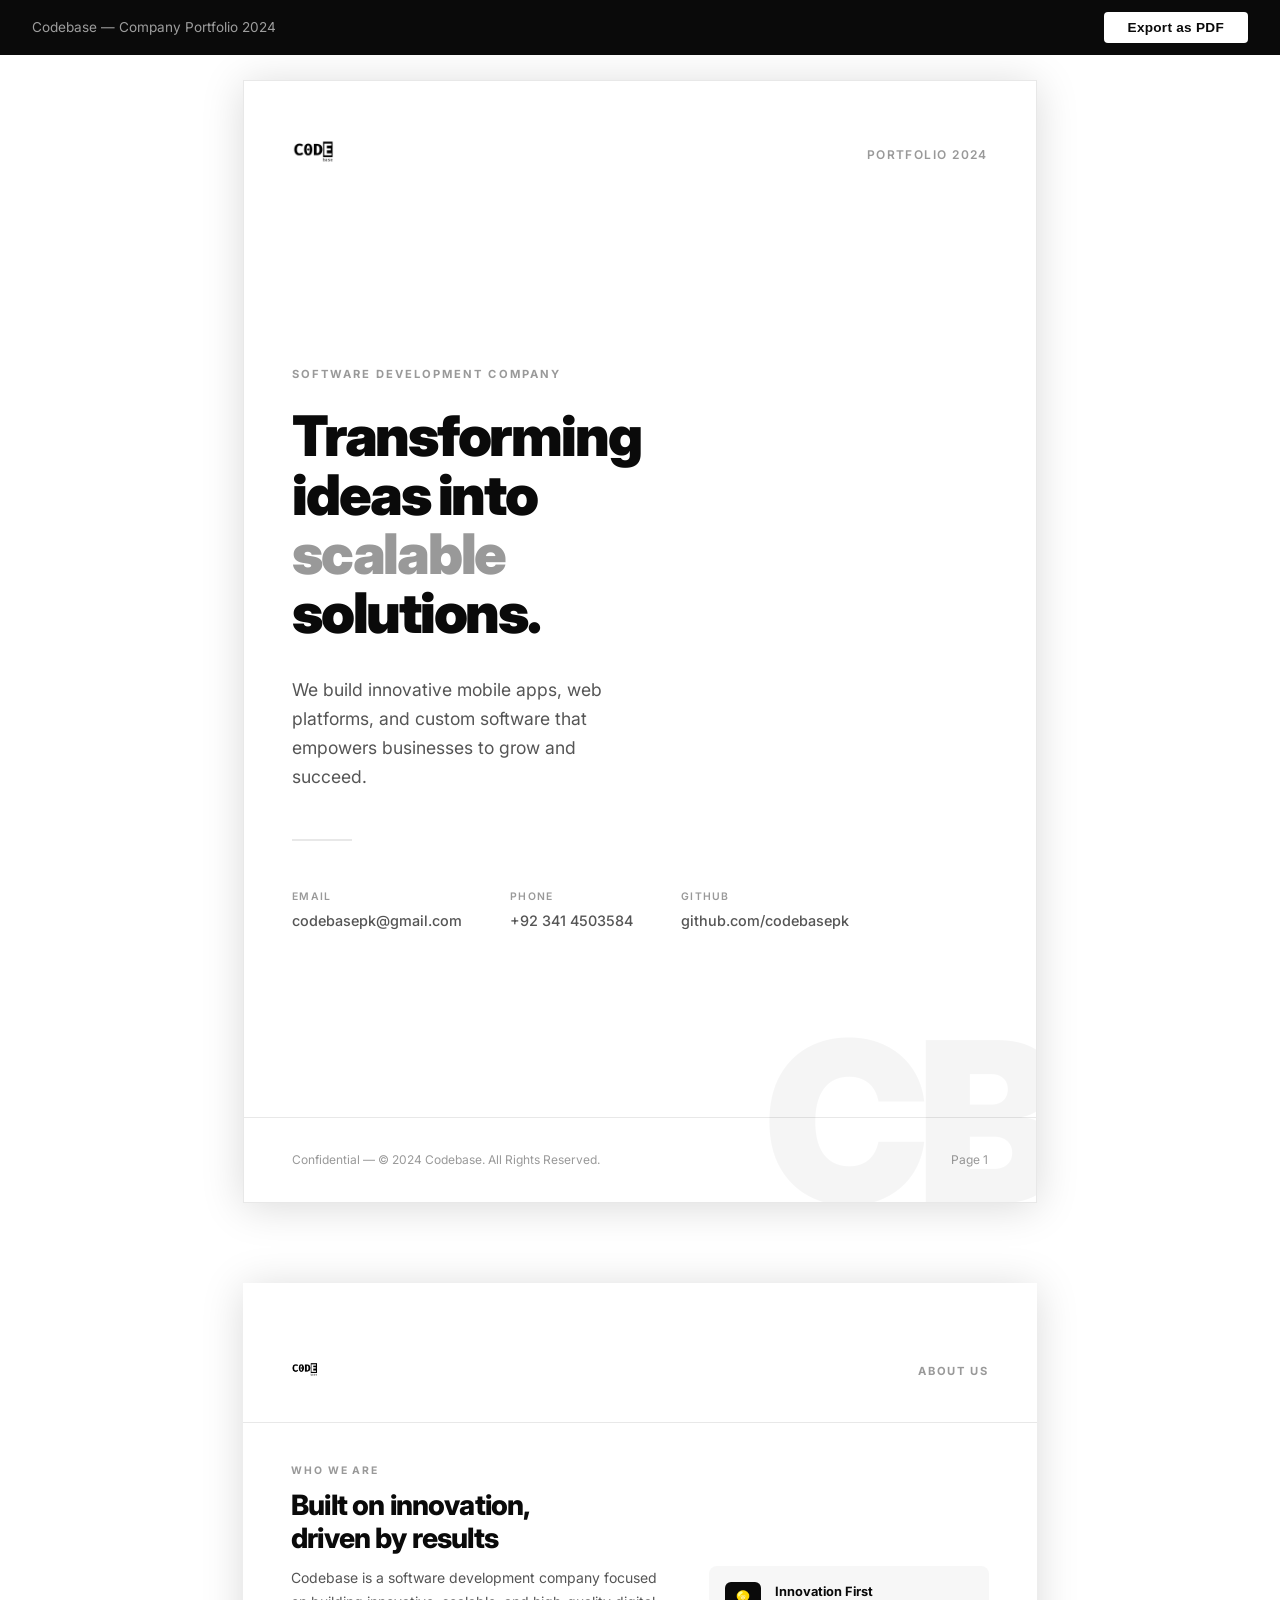
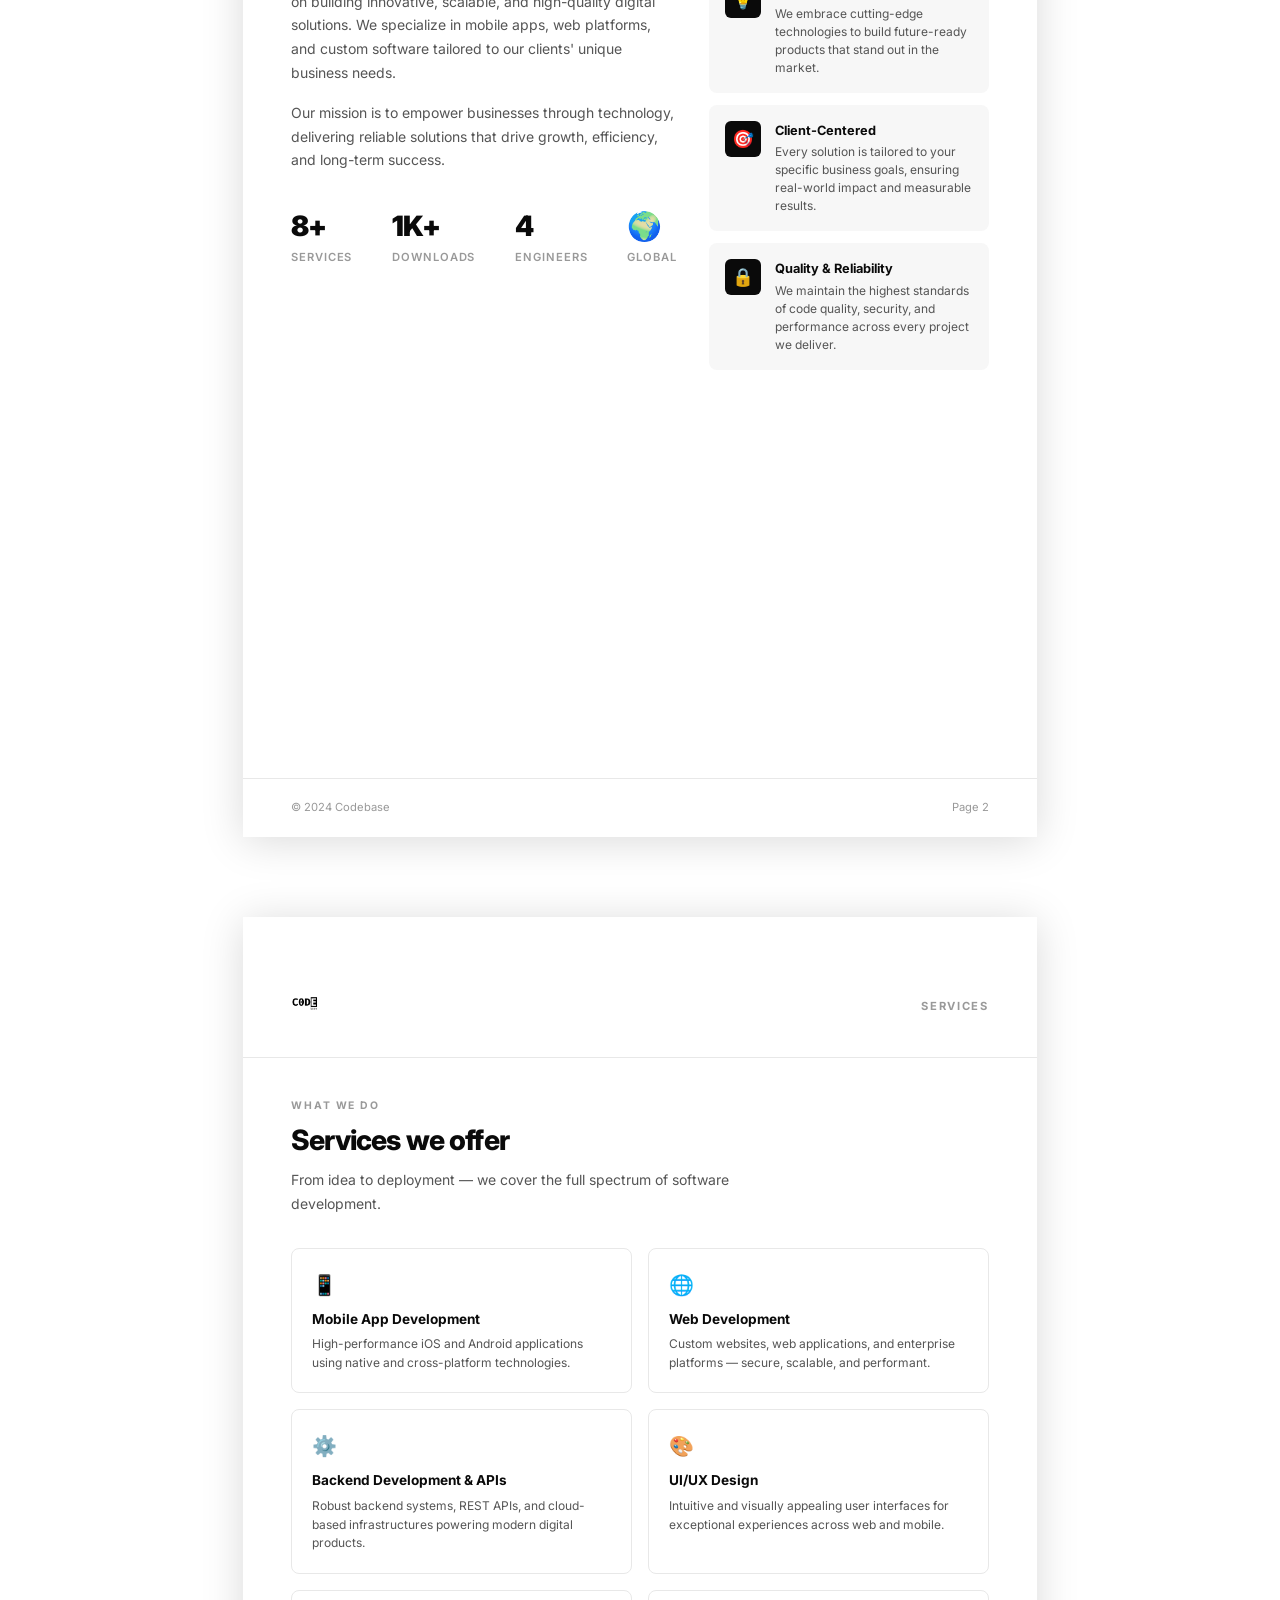
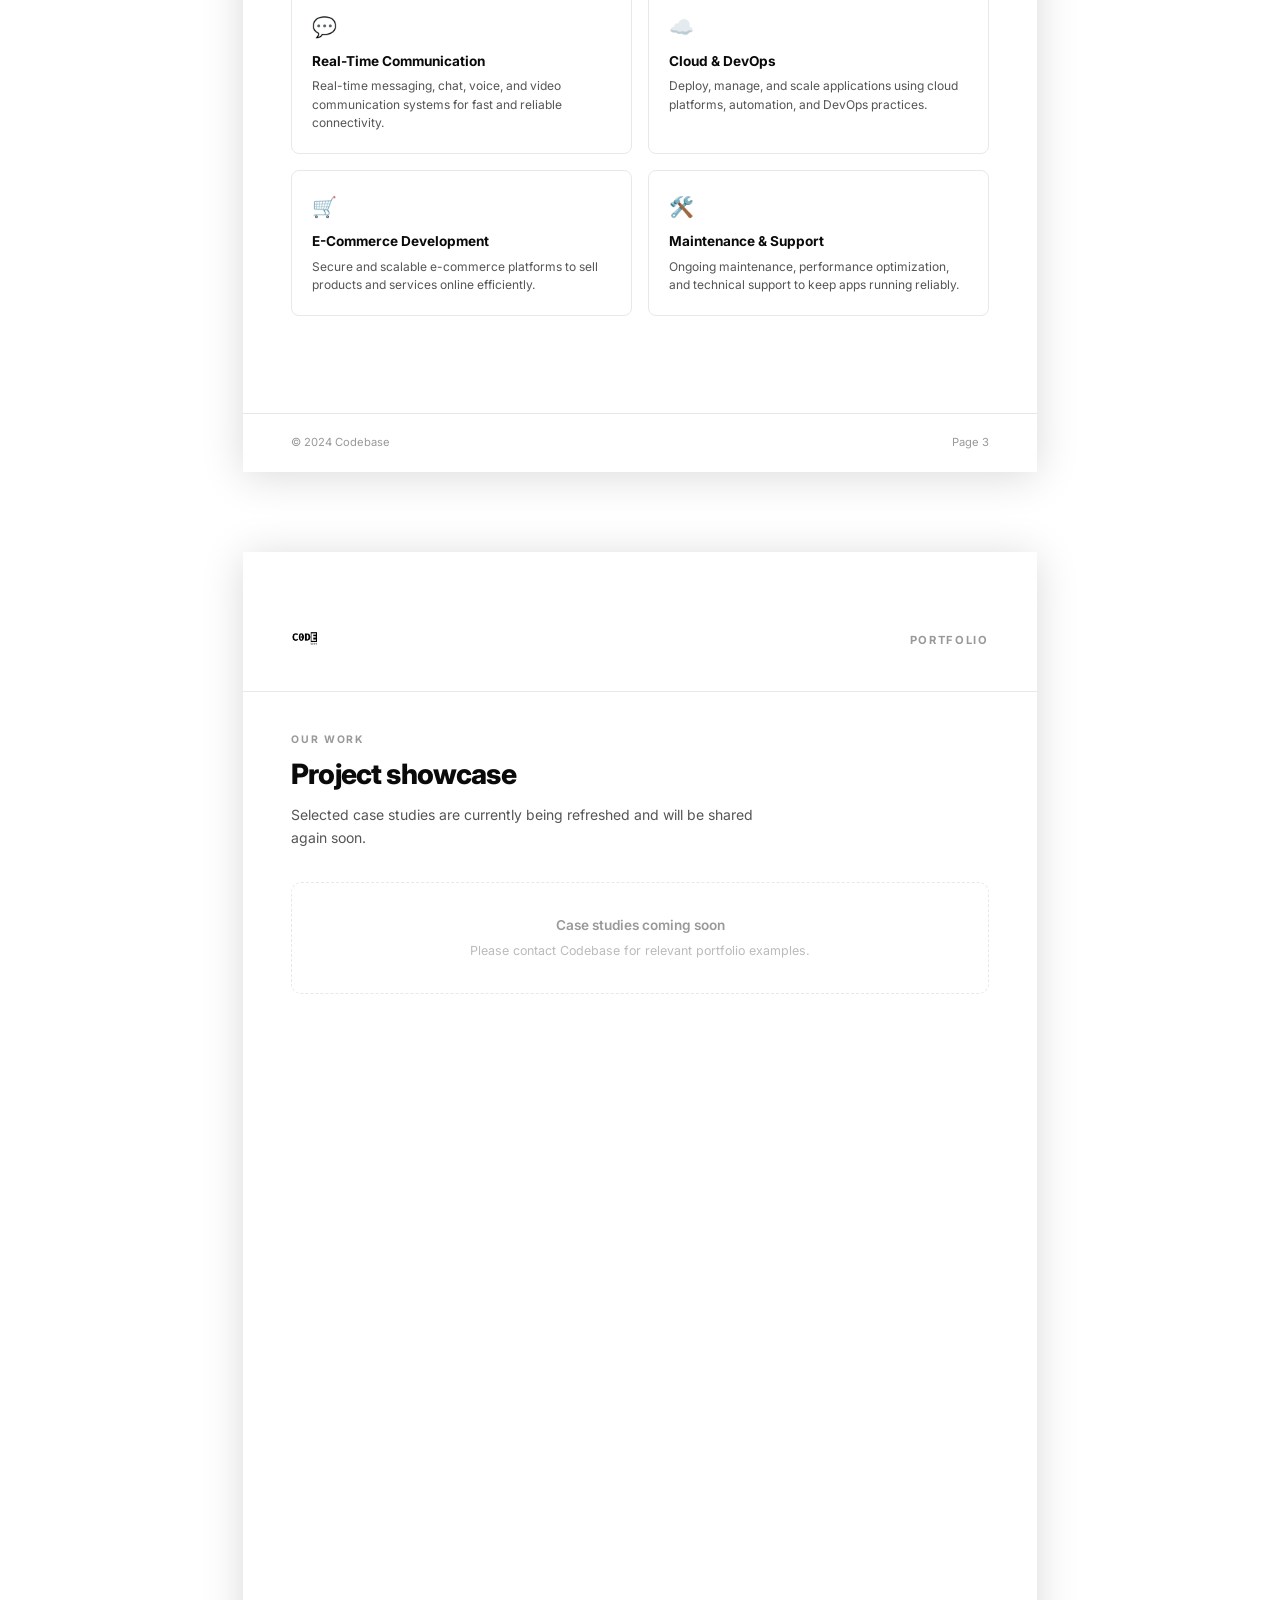
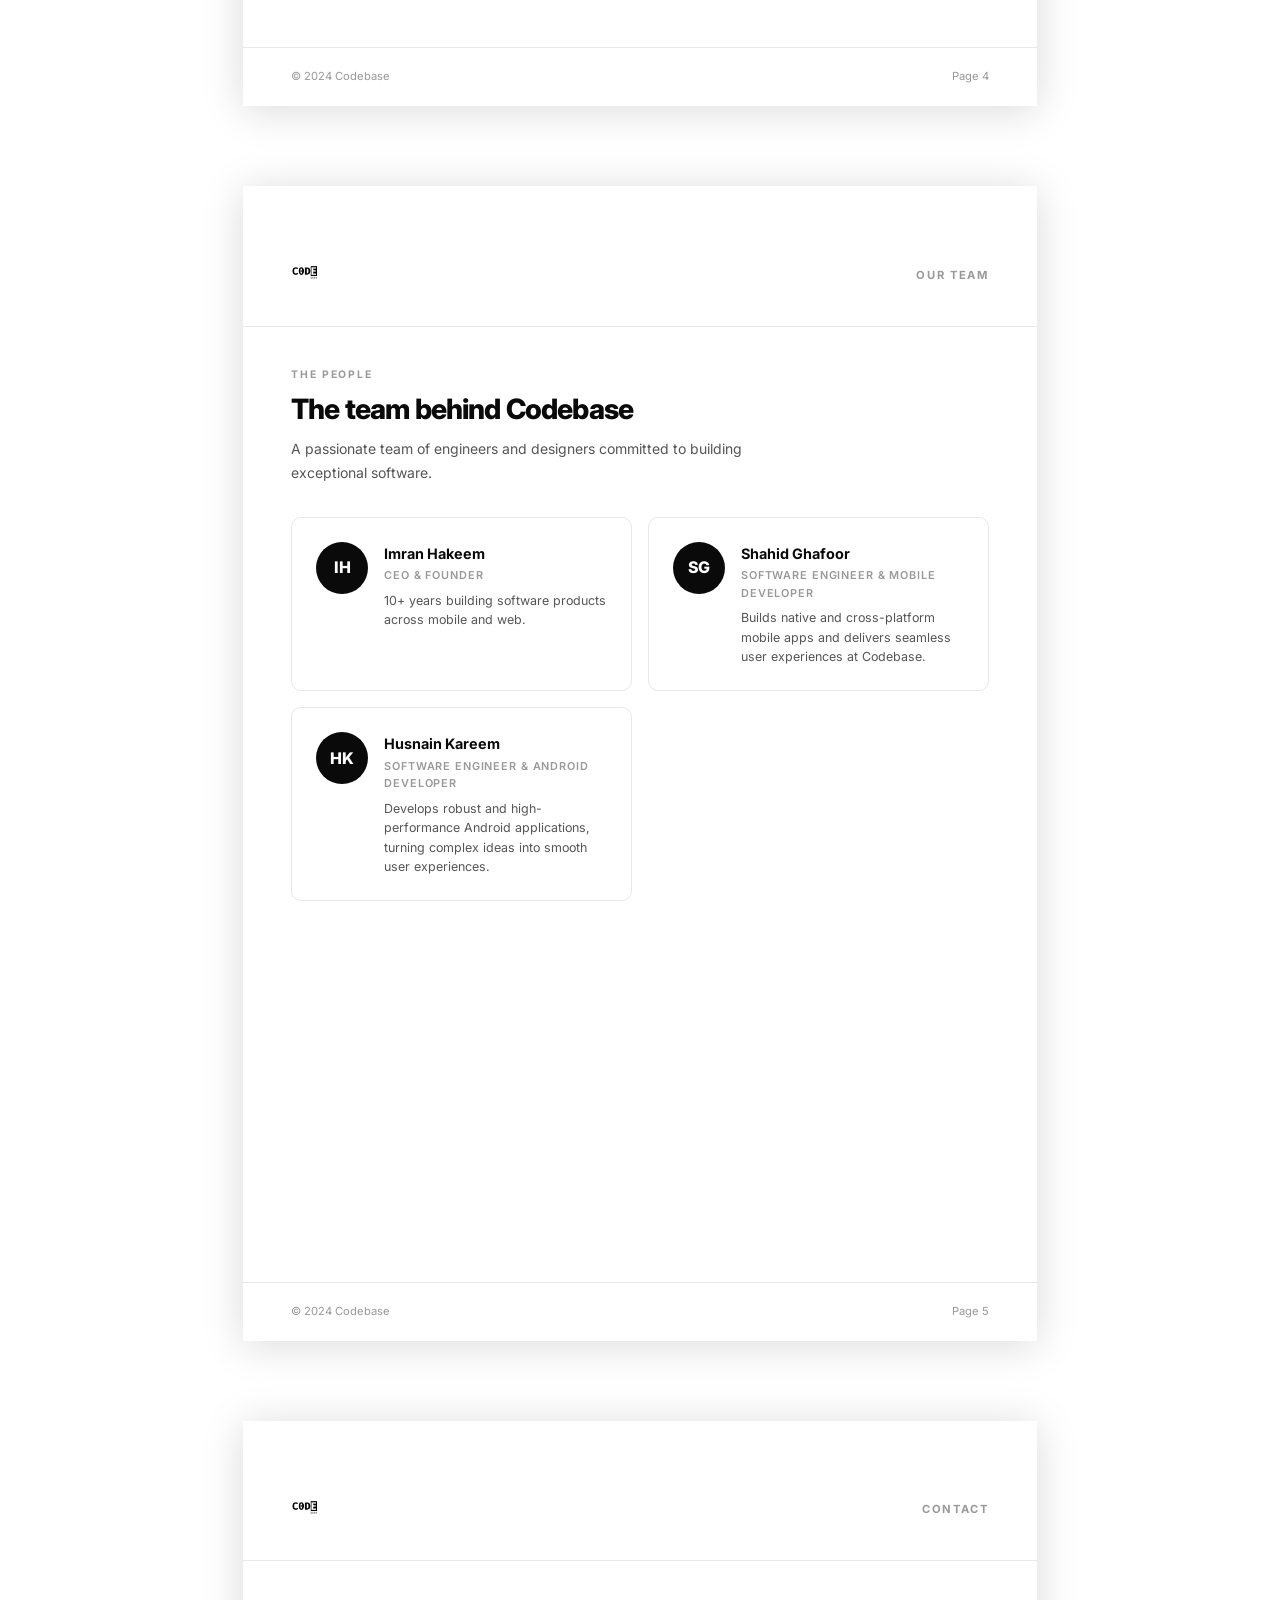
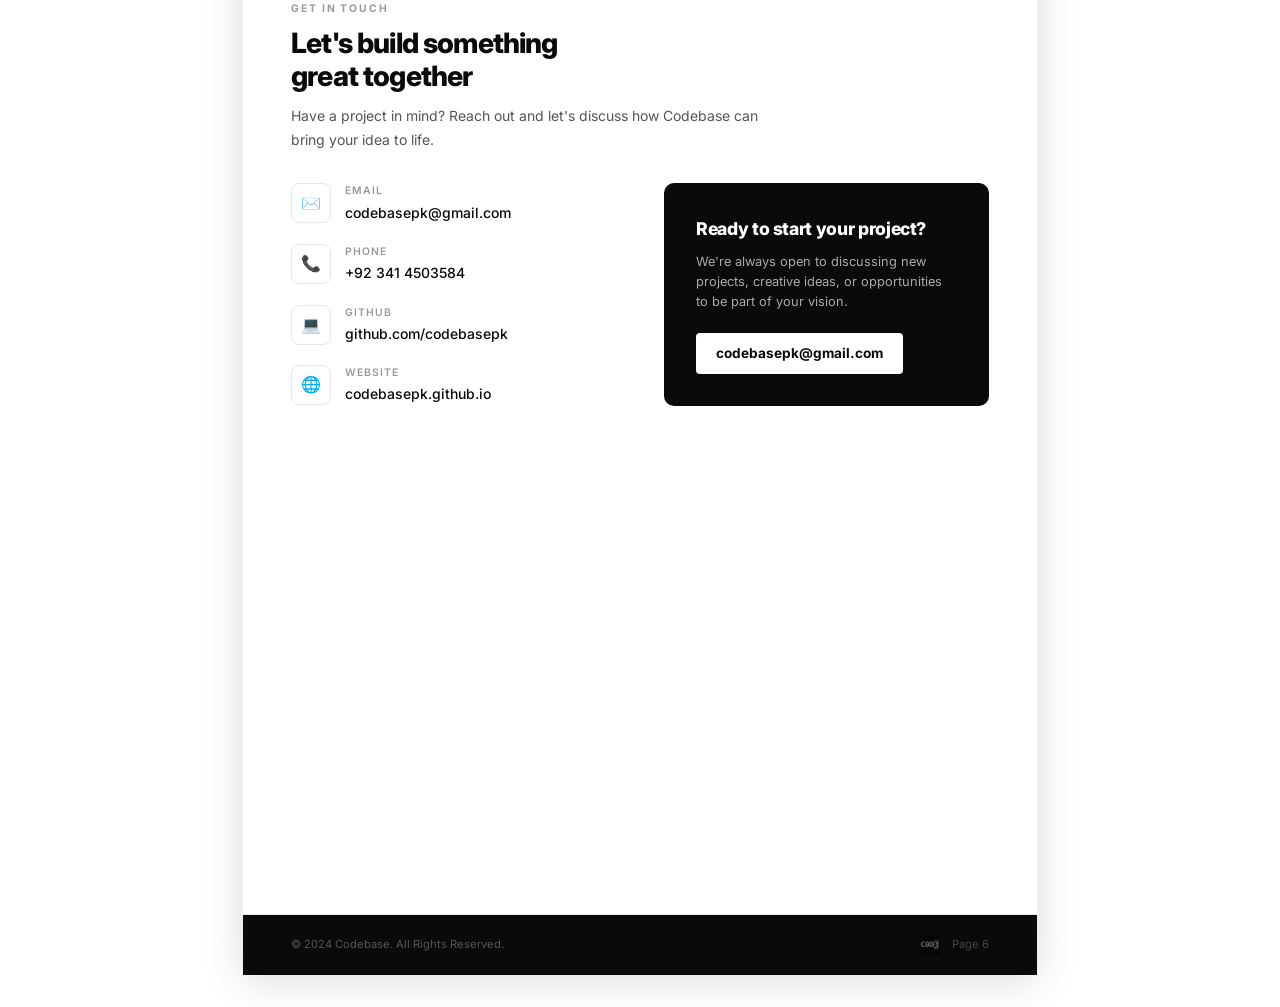
<file: portfolio.html>
<!DOCTYPE html>
<html lang="en">
<head>
  <meta charset="UTF-8" />
  <meta name="viewport" content="width=device-width, initial-scale=1.0" />
  <title>Codebase — Company Portfolio</title>
  <link rel="preconnect" href="https://fonts.googleapis.com" />
  <link rel="preconnect" href="https://fonts.gstatic.com" crossorigin />
  <link href="https://fonts.googleapis.com/css2?family=Inter:wght@400;500;600;700;800;900&display=swap" rel="stylesheet" />
  <style>
    *, *::before, *::after { box-sizing: border-box; margin: 0; padding: 0; }

    :root {
      --black: #0a0a0a;
      --white: #ffffff;
      --gray-100: #f7f7f7;
      --gray-200: #e8e8e8;
      --gray-400: #999999;
      --gray-600: #555555;
      --font: 'Inter', 'Helvetica Neue', Arial, sans-serif;
    }

    body {
      font-family: var(--font);
      background: #ffffff;
      color: var(--black);
      line-height: 1.6;
    }

    /* Print button */
    .print-bar {
      position: fixed;
      top: 0; left: 0; right: 0;
      background: var(--black);
      color: var(--white);
      padding: 0.75rem 2rem;
      display: flex;
      align-items: center;
      justify-content: space-between;
      z-index: 999;
      font-size: 0.85rem;
    }
    .print-bar span { opacity: 0.6; }
    .print-btn {
      background: var(--white);
      color: var(--black);
      border: none;
      padding: 0.5rem 1.5rem;
      border-radius: 4px;
      font-weight: 700;
      font-size: 0.85rem;
      cursor: pointer;
      letter-spacing: 0.02em;
    }
    .print-btn:hover { background: #e8e8e8; }

    /* Page */
    .page {
      width: 210mm;
      min-height: 297mm;
      background: var(--white);
      margin: 5rem auto 2rem;
      box-shadow: 0 4px 40px rgba(0,0,0,0.15);
      position: relative;
      overflow: hidden;
    }

    /* ── COVER PAGE ── */
    .cover {
      background: var(--white);
      min-height: 297mm;
      display: flex;
      flex-direction: column;
      position: relative;
      overflow: hidden;
      border: 1.5px solid var(--gray-200);
    }

    .cover-bg-text {
      position: absolute;
      bottom: -2rem;
      right: -1rem;
      font-size: 14rem;
      font-weight: 900;
      color: rgba(0,0,0,0.04);
      letter-spacing: -0.05em;
      user-select: none;
      line-height: 1;
    }

    .cover-header {
      padding: 3rem 3rem 0;
      display: flex;
      align-items: center;
      justify-content: space-between;
    }

    .cover-logo img { height: 44px; }

    .cover-year {
      font-size: 0.75rem;
      color: var(--gray-400);
      font-weight: 600;
      letter-spacing: 0.12em;
      text-transform: uppercase;
    }

    .cover-body {
      flex: 1;
      display: flex;
      flex-direction: column;
      justify-content: center;
      padding: 3rem;
    }

    .cover-tag {
      font-size: 0.7rem;
      font-weight: 700;
      letter-spacing: 0.18em;
      text-transform: uppercase;
      color: var(--gray-400);
      margin-bottom: 1.5rem;
    }

    .cover-title {
      font-size: 3.5rem;
      font-weight: 900;
      color: var(--black);
      letter-spacing: -0.04em;
      line-height: 1.05;
      margin-bottom: 2rem;
    }

    .cover-title em {
      font-style: normal;
      color: var(--gray-400);
    }

    .cover-tagline {
      font-size: 1.1rem;
      color: var(--gray-600);
      max-width: 360px;
      line-height: 1.65;
      margin-bottom: 3rem;
    }

    .cover-divider {
      width: 60px;
      height: 2px;
      background: var(--gray-200);
      margin-bottom: 3rem;
    }

    .cover-meta {
      display: flex;
      gap: 3rem;
    }

    .cover-meta-item {}
    .cover-meta-label {
      font-size: 0.65rem;
      letter-spacing: 0.12em;
      text-transform: uppercase;
      color: var(--gray-400);
      font-weight: 600;
      margin-bottom: 0.25rem;
    }
    .cover-meta-value {
      font-size: 0.9rem;
      color: var(--gray-600);
      font-weight: 500;
    }

    .cover-footer {
      padding: 2rem 3rem;
      border-top: 1px solid var(--gray-200);
      display: flex;
      align-items: center;
      justify-content: space-between;
    }
    .cover-footer span { font-size: 0.75rem; color: var(--gray-400); }

    /* ── INNER PAGES ── */
    .inner-page {
      min-height: 297mm;
      display: flex;
      flex-direction: column;
      margin-top: 2rem;
    }

    .page-header {
      padding: 2.5rem 3rem 2rem;
      border-bottom: 1.5px solid var(--gray-200);
      display: flex;
      align-items: center;
      justify-content: space-between;
    }
    .page-header-logo img { height: 28px; }
    .page-header-label {
      font-size: 0.7rem;
      font-weight: 700;
      letter-spacing: 0.15em;
      text-transform: uppercase;
      color: var(--gray-400);
    }

    .page-body { padding: 2.5rem 3rem; flex: 1; }

    .page-footer {
      padding: 1.25rem 3rem;
      border-top: 1.5px solid var(--gray-200);
      display: flex;
      align-items: center;
      justify-content: space-between;
    }
    .page-footer span { font-size: 0.7rem; color: var(--gray-400); }

    /* Section headings */
    .sec-tag {
      font-size: 0.65rem;
      font-weight: 700;
      letter-spacing: 0.18em;
      text-transform: uppercase;
      color: var(--gray-400);
      margin-bottom: 0.6rem;
    }
    .sec-title {
      font-size: 1.75rem;
      font-weight: 800;
      letter-spacing: -0.03em;
      line-height: 1.15;
      margin-bottom: 0.75rem;
    }
    .sec-sub {
      font-size: 0.875rem;
      color: var(--gray-600);
      line-height: 1.7;
      margin-bottom: 2rem;
      max-width: 500px;
    }

    /* About */
    .about-grid {
      display: grid;
      grid-template-columns: 1fr 1fr;
      gap: 2rem;
      align-items: start;
    }

    .pillar {
      display: flex;
      align-items: flex-start;
      gap: 0.875rem;
      padding: 1rem;
      background: var(--gray-100);
      border-radius: 8px;
      margin-bottom: 0.75rem;
    }
    .pillar-icon {
      font-size: 1.1rem;
      width: 36px; height: 36px;
      background: var(--black);
      border-radius: 6px;
      display: flex; align-items: center; justify-content: center;
      flex-shrink: 0;
    }
    .pillar h4 { font-size: 0.8rem; font-weight: 700; margin-bottom: 0.15rem; }
    .pillar p { font-size: 0.75rem; color: var(--gray-600); line-height: 1.5; }

    /* Services */
    .services-grid {
      display: grid;
      grid-template-columns: 1fr 1fr;
      gap: 1rem;
    }
    .svc {
      padding: 1.25rem;
      border: 1.5px solid var(--gray-200);
      border-radius: 8px;
    }
    .svc-icon { font-size: 1.25rem; margin-bottom: 0.5rem; }
    .svc h3 { font-size: 0.85rem; font-weight: 700; margin-bottom: 0.3rem; }
    .svc p { font-size: 0.75rem; color: var(--gray-600); line-height: 1.55; }

    /* Portfolio */
    .proj-card {
      border: 1.5px solid var(--gray-200);
      border-radius: 10px;
      overflow: hidden;
      margin-bottom: 1.25rem;
    }
    .proj-cover {
      background: var(--black);
      height: 100px;
      display: flex;
      align-items: center;
      padding: 1.5rem;
      position: relative;
    }
    .proj-cover-title {
      font-size: 2rem;
      font-weight: 900;
      color: rgba(255,255,255,0.1);
      letter-spacing: -0.04em;
    }
    .proj-cover-badge {
      position: absolute;
      bottom: 0.75rem; left: 1.5rem;
      background: var(--white);
      color: var(--black);
      font-size: 0.65rem;
      font-weight: 700;
      letter-spacing: 0.1em;
      text-transform: uppercase;
      padding: 0.25rem 0.6rem;
      border-radius: 3px;
    }
    .proj-body { padding: 1.5rem; }
    .proj-cat {
      font-size: 0.65rem;
      color: var(--gray-400);
      font-weight: 700;
      letter-spacing: 0.1em;
      text-transform: uppercase;
      margin-bottom: 0.35rem;
    }
    .proj-body h3 { font-size: 1rem; font-weight: 800; margin-bottom: 0.5rem; letter-spacing: -0.02em; }
    .proj-body p { font-size: 0.8rem; color: var(--gray-600); line-height: 1.6; margin-bottom: 1rem; }
    .proj-stats { display: flex; gap: 2rem; }
    .pst-num { font-size: 1.25rem; font-weight: 800; letter-spacing: -0.02em; display: block; }
    .pst-label { font-size: 0.65rem; color: var(--gray-400); text-transform: uppercase; letter-spacing: 0.08em; }

    /* Team */
    .team-grid {
      display: grid;
      grid-template-columns: repeat(2, 1fr);
      gap: 1rem;
    }
    .tm-card {
      padding: 1.5rem;
      border: 1.5px solid var(--gray-200);
      border-radius: 10px;
      display: flex;
      gap: 1rem;
      align-items: flex-start;
    }
    .tm-avatar {
      width: 52px; height: 52px;
      border-radius: 50%;
      background: var(--black);
      color: var(--white);
      display: flex; align-items: center; justify-content: center;
      font-size: 1rem;
      font-weight: 800;
      flex-shrink: 0;
      letter-spacing: -0.02em;
    }
    .tm-body h3 { font-size: 0.9rem; font-weight: 700; margin-bottom: 0.15rem; }
    .tm-role { font-size: 0.68rem; color: var(--gray-400); font-weight: 600; text-transform: uppercase; letter-spacing: 0.08em; margin-bottom: 0.4rem; }
    .tm-body p { font-size: 0.78rem; color: var(--gray-600); line-height: 1.55; }

    /* Contact */
    .contact-grid {
      display: grid;
      grid-template-columns: 1fr 1fr;
      gap: 3rem;
      align-items: start;
    }
    .ct-item {
      display: flex;
      gap: 0.875rem;
      align-items: flex-start;
      margin-bottom: 1.25rem;
    }
    .ct-icon {
      width: 40px; height: 40px;
      border: 1.5px solid var(--gray-200);
      border-radius: 8px;
      display: flex; align-items: center; justify-content: center;
      font-size: 1rem;
      flex-shrink: 0;
    }
    .ct-label { font-size: 0.65rem; color: var(--gray-400); text-transform: uppercase; letter-spacing: 0.1em; font-weight: 600; margin-bottom: 0.1rem; }
    .ct-value { font-size: 0.875rem; font-weight: 500; color: var(--black); }

    .contact-cta {
      background: var(--black);
      color: var(--white);
      border-radius: 10px;
      padding: 2rem;
    }
    .contact-cta h3 { font-size: 1.1rem; font-weight: 800; letter-spacing: -0.02em; margin-bottom: 0.5rem; }
    .contact-cta p { font-size: 0.8rem; color: #aaa; line-height: 1.6; margin-bottom: 1.25rem; }
    .contact-cta-email {
      display: inline-block;
      background: var(--white);
      color: var(--black);
      padding: 0.6rem 1.25rem;
      border-radius: 4px;
      font-weight: 700;
      font-size: 0.85rem;
      text-decoration: none;
    }

    @media print {
      body { background: none; }
      .print-bar { display: none; }
      .page { margin: 0; box-shadow: none; width: 100%; }
      .inner-page { page-break-before: always; }
    }
  </style>
</head>
<body>

<!-- Print bar -->
<div class="print-bar">
  <span>Codebase — Company Portfolio 2024</span>
  <button class="print-btn" onclick="window.print()">Export as PDF</button>
</div>

<!-- ══════════════════════════════════════
     PAGE 1 — COVER
════════════════════════════════════════ -->
<div class="page">
  <div class="cover">
    <div class="cover-bg-text">CB</div>

    <div class="cover-header">
      <div class="cover-logo"><img src="assets/logo.png" alt="Codebase" /></div>
      <div class="cover-year">Portfolio 2024</div>
    </div>

    <div class="cover-body">
      <div class="cover-tag">Software Development Company</div>
      <h1 class="cover-title">
        Transforming<br />ideas into<br /><em>scalable</em><br />solutions.
      </h1>
      <p class="cover-tagline">
        We build innovative mobile apps, web platforms, and custom software that empowers businesses to grow and succeed.
      </p>
      <div class="cover-divider"></div>
      <div class="cover-meta">
        <div class="cover-meta-item">
          <div class="cover-meta-label">Email</div>
          <div class="cover-meta-value">codebasepk@gmail.com</div>
        </div>
        <div class="cover-meta-item">
          <div class="cover-meta-label">Phone</div>
          <div class="cover-meta-value">+92 341 4503584</div>
        </div>
        <div class="cover-meta-item">
          <div class="cover-meta-label">GitHub</div>
          <div class="cover-meta-value">github.com/codebasepk</div>
        </div>
      </div>
    </div>

    <div class="cover-footer">
      <span>Confidential — © 2024 Codebase. All Rights Reserved.</span>
      <span>Page 1</span>
    </div>
  </div>
</div>

<!-- ══════════════════════════════════════
     PAGE 2 — ABOUT
════════════════════════════════════════ -->
<div class="page">
  <div class="inner-page">
    <div class="page-header">
      <div class="page-header-logo"><img src="assets/logo.png" alt="Codebase" /></div>
      <div class="page-header-label">About Us</div>
    </div>
    <div class="page-body">
      <div class="sec-tag">Who We Are</div>
      <h2 class="sec-title">Built on innovation,<br />driven by results</h2>
      <div class="about-grid">
        <div>
          <p class="sec-sub">
            Codebase is a software development company focused on building innovative, scalable, and high-quality digital solutions. We specialize in mobile apps, web platforms, and custom software tailored to our clients' unique business needs.
          </p>
          <p class="sec-sub" style="margin-top:-1rem;">
            Our mission is to empower businesses through technology, delivering reliable solutions that drive growth, efficiency, and long-term success.
          </p>
          <div style="margin-top:1.5rem;">
            <div style="display:flex;gap:2.5rem;">
              <div>
                <div style="font-size:1.75rem;font-weight:900;letter-spacing:-0.04em;">8+</div>
                <div style="font-size:0.7rem;color:#999;text-transform:uppercase;letter-spacing:0.08em;font-weight:600;">Services</div>
              </div>
              <div>
                <div style="font-size:1.75rem;font-weight:900;letter-spacing:-0.04em;">1K+</div>
                <div style="font-size:0.7rem;color:#999;text-transform:uppercase;letter-spacing:0.08em;font-weight:600;">Downloads</div>
              </div>
              <div>
                <div style="font-size:1.75rem;font-weight:900;letter-spacing:-0.04em;">4</div>
                <div style="font-size:0.7rem;color:#999;text-transform:uppercase;letter-spacing:0.08em;font-weight:600;">Engineers</div>
              </div>
              <div>
                <div style="font-size:1.75rem;font-weight:900;letter-spacing:-0.04em;">🌍</div>
                <div style="font-size:0.7rem;color:#999;text-transform:uppercase;letter-spacing:0.08em;font-weight:600;">Global</div>
              </div>
            </div>
          </div>
        </div>
        <div>
          <div class="pillar">
            <div class="pillar-icon">💡</div>
            <div>
              <h4>Innovation First</h4>
              <p>We embrace cutting-edge technologies to build future-ready products that stand out in the market.</p>
            </div>
          </div>
          <div class="pillar">
            <div class="pillar-icon">🎯</div>
            <div>
              <h4>Client-Centered</h4>
              <p>Every solution is tailored to your specific business goals, ensuring real-world impact and measurable results.</p>
            </div>
          </div>
          <div class="pillar">
            <div class="pillar-icon">🔒</div>
            <div>
              <h4>Quality & Reliability</h4>
              <p>We maintain the highest standards of code quality, security, and performance across every project we deliver.</p>
            </div>
          </div>
        </div>
      </div>
    </div>
    <div class="page-footer">
      <span>© 2024 Codebase</span>
      <span>Page 2</span>
    </div>
  </div>
</div>

<!-- ══════════════════════════════════════
     PAGE 3 — SERVICES
════════════════════════════════════════ -->
<div class="page">
  <div class="inner-page">
    <div class="page-header">
      <div class="page-header-logo"><img src="assets/logo.png" alt="Codebase" /></div>
      <div class="page-header-label">Services</div>
    </div>
    <div class="page-body">
      <div class="sec-tag">What We Do</div>
      <h2 class="sec-title">Services we offer</h2>
      <p class="sec-sub">From idea to deployment — we cover the full spectrum of software development.</p>
      <div class="services-grid">
        <div class="svc">
          <div class="svc-icon">📱</div>
          <h3>Mobile App Development</h3>
          <p>High-performance iOS and Android applications using native and cross-platform technologies.</p>
        </div>
        <div class="svc">
          <div class="svc-icon">🌐</div>
          <h3>Web Development</h3>
          <p>Custom websites, web applications, and enterprise platforms — secure, scalable, and performant.</p>
        </div>
        <div class="svc">
          <div class="svc-icon">⚙️</div>
          <h3>Backend Development & APIs</h3>
          <p>Robust backend systems, REST APIs, and cloud-based infrastructures powering modern digital products.</p>
        </div>
        <div class="svc">
          <div class="svc-icon">🎨</div>
          <h3>UI/UX Design</h3>
          <p>Intuitive and visually appealing user interfaces for exceptional experiences across web and mobile.</p>
        </div>
        <div class="svc">
          <div class="svc-icon">💬</div>
          <h3>Real-Time Communication</h3>
          <p>Real-time messaging, chat, voice, and video communication systems for fast and reliable connectivity.</p>
        </div>
        <div class="svc">
          <div class="svc-icon">☁️</div>
          <h3>Cloud & DevOps</h3>
          <p>Deploy, manage, and scale applications using cloud platforms, automation, and DevOps practices.</p>
        </div>
        <div class="svc">
          <div class="svc-icon">🛒</div>
          <h3>E-Commerce Development</h3>
          <p>Secure and scalable e-commerce platforms to sell products and services online efficiently.</p>
        </div>
        <div class="svc">
          <div class="svc-icon">🛠️</div>
          <h3>Maintenance & Support</h3>
          <p>Ongoing maintenance, performance optimization, and technical support to keep apps running reliably.</p>
        </div>
      </div>
    </div>
    <div class="page-footer">
      <span>© 2024 Codebase</span>
      <span>Page 3</span>
    </div>
  </div>
</div>

<!-- ══════════════════════════════════════
     PAGE 4 — PORTFOLIO
════════════════════════════════════════ -->
<div class="page">
  <div class="inner-page">
    <div class="page-header">
      <div class="page-header-logo"><img src="assets/logo.png" alt="Codebase" /></div>
      <div class="page-header-label">Portfolio</div>
    </div>
    <div class="page-body">
      <div class="sec-tag">Our Work</div>
      <h2 class="sec-title">Project showcase</h2>
      <p class="sec-sub">Selected case studies are currently being refreshed and will be shared again soon.</p>
      <div style="border:1.5px dashed var(--gray-200);border-radius:10px;padding:2rem;text-align:center;color:var(--gray-400);">
        <div style="font-size:0.85rem;font-weight:600;">Case studies coming soon</div>
        <div style="font-size:0.78rem;margin-top:0.25rem;color:#bbb;">Please contact Codebase for relevant portfolio examples.</div>
      </div>
    </div>
    <div class="page-footer">
      <span>© 2024 Codebase</span>
      <span>Page 4</span>
    </div>
  </div>
</div>

<!-- ══════════════════════════════════════
     PAGE 5 — TEAM
════════════════════════════════════════ -->
<div class="page">
  <div class="inner-page">
    <div class="page-header">
      <div class="page-header-logo"><img src="assets/logo.png" alt="Codebase" /></div>
      <div class="page-header-label">Our Team</div>
    </div>
    <div class="page-body">
      <div class="sec-tag">The People</div>
      <h2 class="sec-title">The team behind Codebase</h2>
      <p class="sec-sub">A passionate team of engineers and designers committed to building exceptional software.</p>
      <div class="team-grid">
        <div class="tm-card">
          <div class="tm-avatar">IH</div>
          <div class="tm-body">
            <h3>Imran Hakeem</h3>
            <div class="tm-role">CEO & Founder</div>
            <p>10+ years building software products across mobile and web.</p>
          </div>
        </div>
        <div class="tm-card">
          <div class="tm-avatar">SG</div>
          <div class="tm-body">
            <h3>Shahid Ghafoor</h3>
            <div class="tm-role">Software Engineer & Mobile Developer</div>
            <p>Builds native and cross-platform mobile apps and delivers seamless user experiences at Codebase.</p>
          </div>
        </div>
        <div class="tm-card">
          <div class="tm-avatar">HK</div>
          <div class="tm-body">
            <h3>Husnain Kareem</h3>
            <div class="tm-role">Software Engineer & Android Developer</div>
            <p>Develops robust and high-performance Android applications, turning complex ideas into smooth user experiences.</p>
          </div>
        </div>
      </div>
    </div>
    <div class="page-footer">
      <span>© 2024 Codebase</span>
      <span>Page 5</span>
    </div>
  </div>
</div>

<!-- ══════════════════════════════════════
     PAGE 6 — CONTACT
════════════════════════════════════════ -->
<div class="page">
  <div class="inner-page">
    <div class="page-header">
      <div class="page-header-logo"><img src="assets/logo.png" alt="Codebase" /></div>
      <div class="page-header-label">Contact</div>
    </div>
    <div class="page-body">
      <div class="sec-tag">Get In Touch</div>
      <h2 class="sec-title">Let's build something<br />great together</h2>
      <p class="sec-sub">Have a project in mind? Reach out and let's discuss how Codebase can bring your idea to life.</p>

      <div class="contact-grid">
        <div>
          <div class="ct-item">
            <div class="ct-icon">✉️</div>
            <div>
              <div class="ct-label">Email</div>
              <div class="ct-value">codebasepk@gmail.com</div>
            </div>
          </div>
          <div class="ct-item">
            <div class="ct-icon">📞</div>
            <div>
              <div class="ct-label">Phone</div>
              <div class="ct-value">+92 341 4503584</div>
            </div>
          </div>
          <div class="ct-item">
            <div class="ct-icon">💻</div>
            <div>
              <div class="ct-label">GitHub</div>
              <div class="ct-value">github.com/codebasepk</div>
            </div>
          </div>
          <div class="ct-item">
            <div class="ct-icon">🌐</div>
            <div>
              <div class="ct-label">Website</div>
              <div class="ct-value">codebasepk.github.io</div>
            </div>
          </div>
        </div>
        <div>
          <div class="contact-cta">
            <h3>Ready to start your project?</h3>
            <p>We're always open to discussing new projects, creative ideas, or opportunities to be part of your vision.</p>
            <span class="contact-cta-email">codebasepk@gmail.com</span>
          </div>
        </div>
      </div>
    </div>
    <div class="page-footer" style="background:var(--black);">
      <span style="color:#555;">© 2024 Codebase. All Rights Reserved.</span>
      <div style="display:flex;align-items:center;gap:0.75rem;">
        <img src="assets/logo.png" style="height:20px;filter:invert(1);opacity:0.4;" alt="Codebase" />
        <span style="color:#444;">Page 6</span>
      </div>
    </div>
  </div>
</div>

</body>
</html>
</file>
<file: styles.css>
*, *::before, *::after { box-sizing: border-box; margin: 0; padding: 0; }

:root {
  --black: #0a0a0a;
  --white: #ffffff;
  --gray-100: #f7f7f7;
  --gray-200: #e8e8e8;
  --gray-400: #999999;
  --gray-600: #555555;
  --gray-800: #222222;
  --font: 'Inter', 'Helvetica Neue', Arial, sans-serif;
  --transition: 0.3s ease;
  --lift-transition: transform 0.35s cubic-bezier(0.34, 1.56, 0.64, 1), box-shadow 0.35s ease;

  /* ── THEME TOKENS ──
     Single source of truth for light/dark. Every themed color in this
     file should reference one of these, not a raw hex. To retheme a
     component, change the token here (and its body.dark redefinition
     below) — never add a new per-selector body.dark override. */
  --bg: var(--white);                 /* page / primary section background */
  --bg-alt: var(--gray-100);          /* alternating / tinted section background */
  --surface: var(--white);            /* card resting on --bg */
  --surface-alt: var(--white);        /* card resting on --bg-alt */
  --inset: var(--gray-100);           /* recessed panel resting on --surface */
  --text: var(--black);               /* primary text */
  --text-secondary: var(--gray-600);  /* subtitles, body copy */
  --text-muted: var(--gray-400);      /* eyebrow labels, tags, timestamps */
  --border: var(--gray-200);          /* default card/divider border */
  --border-strong: var(--gray-200);   /* borders on interactive controls */
  --invert-bg: var(--black);          /* solid CTA elements that flip fill in dark mode */
  --invert-text: var(--white);
  --invert-hover: var(--gray-800);
  --nav-bg: rgba(255, 255, 255, 0.95);
  --shadow-card: rgba(0, 0, 0, 0.14); /* hover shadow on cards */
  --shadow-lg: rgba(0, 0, 0, 0.10);   /* ambient shadow on the hero card */
}

html { scroll-behavior: smooth; }

body {
  font-family: var(--font);
  background: var(--bg);
  color: var(--text);
  line-height: 1.6;
  overflow-x: hidden;
}

/* ── NAV ── */
nav {
  position: fixed;
  top: 0; left: 0; right: 0;
  z-index: 100;
  display: flex;
  align-items: center;
  justify-content: space-between;
  padding: 1.2rem 5%;
  background: var(--nav-bg);
  backdrop-filter: blur(10px);
  border-bottom: 1px solid var(--border);
  transition: var(--transition);
}

nav.scrolled { box-shadow: 0 2px 20px rgba(0,0,0,0.08); }

.nav-logo img { height: 44px; }

.nav-links { display: flex; gap: 2rem; list-style: none; }
.nav-links a {
  text-decoration: none;
  color: var(--text-secondary);
  font-size: 0.875rem;
  font-weight: 500;
  letter-spacing: 0.02em;
  transition: color var(--transition);
}
.nav-links a:hover { color: var(--text); }
.nav-links a.active {
  color: var(--text);
  font-weight: 700;
  border-bottom: 2px solid var(--text);
  padding-bottom: 2px;
}

.nav-cta {
  background: var(--invert-bg);
  color: var(--invert-text) !important;
  padding: 0.5rem 1.25rem;
  border-radius: 4px;
}
.nav-cta:hover { background: var(--invert-hover); color: var(--invert-text) !important; }

.hamburger { display: none; flex-direction: column; gap: 5px; cursor: pointer; }
.hamburger span { display: block; width: 22px; height: 2px; background: var(--text); transition: var(--transition); }

/* ── HERO ── */
#hero {
  min-height: 100vh;
  display: flex;
  align-items: center;
  padding: 8rem 5% 5rem;
  background: var(--bg);
  position: relative;
  overflow: hidden;
}

#particles {
  position: absolute;
  inset: 0;
  width: 100%;
  height: 100%;
  z-index: 0;
  pointer-events: none;
}

.hero-grid { position: relative; z-index: 1; }

.hero-grid {
  display: grid;
  grid-template-columns: 1fr 1fr;
  gap: 4rem;
  align-items: center;
  max-width: 1200px;
  margin: 0 auto;
  width: 100%;
}

.hero-badge {
  display: inline-block;
  font-size: 0.75rem;
  font-weight: 600;
  letter-spacing: 0.12em;
  text-transform: uppercase;
  color: var(--text-muted);
  margin-bottom: 1.5rem;
}

.hero-title {
  font-size: clamp(2.5rem, 5vw, 4rem);
  font-weight: 800;
  line-height: 1.1;
  letter-spacing: -0.03em;
  margin-bottom: 1.5rem;
}

.hero-title span { color: var(--text-muted); }

.hero-desc {
  font-size: 1.1rem;
  color: var(--text-secondary);
  max-width: 480px;
  margin-bottom: 2.5rem;
  line-height: 1.7;
}

.hero-actions { display: flex; gap: 1rem; flex-wrap: wrap; }

.btn-primary {
  display: inline-flex;
  align-items: center;
  gap: 0.5rem;
  background: var(--invert-bg);
  color: var(--invert-text);
  padding: 0.875rem 1.75rem;
  border-radius: 4px;
  font-weight: 600;
  font-size: 0.9rem;
  text-decoration: none;
  transition: var(--transition);
  letter-spacing: 0.01em;
}
.btn-primary:hover { background: var(--invert-hover); transform: translateY(-1px); }

.btn-secondary {
  display: inline-flex;
  align-items: center;
  gap: 0.5rem;
  background: transparent;
  color: var(--text);
  padding: 0.875rem 1.75rem;
  border-radius: 4px;
  border: 1.5px solid var(--border-strong);
  font-weight: 600;
  font-size: 0.9rem;
  text-decoration: none;
  transition: var(--transition);
}
.btn-secondary:hover { border-color: var(--text); transform: translateY(-1px); }

.hero-visual {
  display: flex;
  justify-content: center;
  align-items: center;
}

.hero-card {
  background: var(--surface);
  border: 1px solid var(--border);
  border-radius: 14px;
  padding: 1.5rem;
  width: 100%;
  max-width: 420px;
  position: relative;
  box-shadow: 0 22px 60px var(--shadow-lg);
}

.hero-card::before {
  content: "";
  position: absolute;
  inset: 0;
  border-radius: inherit;
  background: linear-gradient(135deg, rgba(0,0,0,0.04), rgba(0,0,0,0));
  pointer-events: none;
}

.hero-card-header {
  position: relative;
  display: flex;
  justify-content: space-between;
  gap: 1rem;
  align-items: center;
  padding-bottom: 0.9rem;
  margin-bottom: 0.9rem;
  border-bottom: 1px solid var(--border);
}

.hero-card-header span {
  color: var(--text-muted);
  font-size: 0.72rem;
  font-weight: 700;
  letter-spacing: 0.12em;
  text-transform: uppercase;
}

.hero-card-header strong {
  font-size: 0.82rem;
  font-weight: 700;
  background: var(--invert-bg);
  color: var(--invert-text);
  padding: 0.45rem 0.65rem;
  border-radius: 999px;
  white-space: nowrap;
}

.hero-stats {
  position: relative;
  display: grid;
  grid-template-columns: 1fr 1fr;
  gap: 0.85rem;
}

.stat-item {
  text-align: left;
  background: var(--inset);
  border: 1px solid var(--border);
  border-radius: 12px;
  padding: 1.15rem;
  min-height: 132px;
  display: flex;
  flex-direction: column;
  justify-content: space-between;
}
.stat-num {
  display: flex;
  align-items: center;
  gap: 0.35rem;
  font-size: 2.9rem;
  font-weight: 800;
  letter-spacing: -0.03em;
  line-height: 1;
}

.stat-star {
  color: #f5a400;
  font-size: 1.25rem;
  line-height: 1;
  transform: translateY(-0.25rem);
}

.stat-label {
  font-size: 0.75rem;
  color: var(--text-muted);
  font-weight: 700;
  margin-top: 1rem;
  letter-spacing: 0.05em;
  text-transform: uppercase;
}

.hero-card-note {
  position: relative;
  margin-top: 0.9rem;
  padding: 0.9rem 1rem;
  background: var(--invert-bg);
  border-radius: 10px;
  color: var(--invert-text);
  font-weight: 500;
  letter-spacing: 0;
  font-size: 0.85rem;
  line-height: 1.6;
}

/* ── SECTION COMMON ── */
section { padding: 6rem 5%; }
.section-inner { max-width: 1200px; margin: 0 auto; }

.section-tag {
  display: inline-block;
  font-size: 0.7rem;
  font-weight: 700;
  letter-spacing: 0.15em;
  text-transform: uppercase;
  color: var(--text-muted);
  margin-bottom: 1rem;
}

.section-title {
  font-size: clamp(1.8rem, 3.5vw, 2.75rem);
  font-weight: 800;
  letter-spacing: -0.03em;
  line-height: 1.15;
  margin-bottom: 1rem;
}

.section-subtitle {
  font-size: 1rem;
  color: var(--text-secondary);
  max-width: 560px;
  line-height: 1.7;
}

/* ── PAGE HERO (standalone pages) ── */
#page-hero {
  padding: 10rem 5% 4rem;
  background: var(--bg);
  text-align: center;
}
#page-hero .section-inner { display: flex; flex-direction: column; align-items: center; }
#page-hero .section-subtitle { max-width: 640px; margin: 0 auto; }
.page-breadcrumb {
  font-size: 0.8rem;
  color: var(--text-muted);
  margin-bottom: 1rem;
}
.page-breadcrumb a { color: var(--text-secondary); text-decoration: none; }
.page-breadcrumb a:hover { color: var(--text); }

/* ── CTA (standalone pages) ── */
#page-cta { background: var(--bg-alt); text-align: center; }
#page-cta .section-inner { display: flex; flex-direction: column; align-items: center; }
#page-cta .section-subtitle { max-width: 560px; margin: 0 auto 2rem; }
#page-cta .hero-actions { display: flex; gap: 1rem; }

/* ── ABOUT ── */
#about { background: var(--bg-alt); }

.about-grid {
  display: grid;
  grid-template-columns: 1fr 1fr;
  gap: 5rem;
  align-items: center;
}

.about-text .section-subtitle { margin-bottom: 2rem; }

.about-pillars { display: flex; flex-direction: column; gap: 1rem; }
.pillar {
  display: flex;
  align-items: flex-start;
  gap: 1rem;
  padding: 1.25rem;
  background: var(--surface-alt);
  border-radius: 8px;
}
.pillar-icon {
  width: 40px; height: 40px;
  background: var(--black);
  border-radius: 6px;
  display: flex; align-items: center; justify-content: center;
  flex-shrink: 0;
  font-size: 1.1rem;
}
.pillar-body h4 { font-size: 0.9rem; font-weight: 700; margin-bottom: 0.2rem; }
.pillar-body p { font-size: 0.825rem; color: var(--text-secondary); line-height: 1.5; }

/* ── SERVICES ── */
#services { background: var(--bg); }

.services-header { margin-bottom: 3rem; }

.services-grid {
  display: grid;
  grid-template-columns: repeat(auto-fill, minmax(280px, 1fr));
  gap: 1.5rem;
}

.service-card {
  background: var(--surface);
  padding: 2rem;
  border: 1.5px solid var(--border);
  border-radius: 10px;
  cursor: default;
  transition: transform 0.35s cubic-bezier(0.34, 1.56, 0.64, 1), box-shadow 0.35s ease;
}
.service-card:hover {
  transform: translateY(-12px);
  box-shadow: 0 24px 48px var(--shadow-card);
}

.service-icon {
  font-size: 1.75rem;
  margin-bottom: 1rem;
}

.service-card h3 {
  font-size: 1rem;
  font-weight: 700;
  margin-bottom: 0.6rem;
  letter-spacing: -0.01em;
}

.service-card p {
  font-size: 0.85rem;
  color: var(--text-secondary);
  line-height: 1.65;
}

/* ── PORTFOLIO / CASE STUDY CARDS ── */
.portfolio-header { margin-bottom: 3rem; }

.portfolio-grid {
  display: grid;
  grid-template-columns: repeat(auto-fill, minmax(340px, 1fr));
  gap: 1.5rem;
}

.portfolio-card {
  background: var(--surface-alt);
  border-radius: 12px;
  overflow: hidden;
  border: 1.5px solid var(--border);
  transition: transform 0.35s cubic-bezier(0.34, 1.56, 0.64, 1), box-shadow 0.35s ease;
}
.portfolio-card:hover {
  transform: translateY(-12px);
  box-shadow: 0 24px 48px var(--shadow-card);
}

.portfolio-cover {
  height: 200px;
  background: var(--black);
  display: flex;
  align-items: center;
  justify-content: center;
  position: relative;
  overflow: hidden;
}

.portfolio-cover-text {
  color: var(--white);
  font-size: 2rem;
  font-weight: 800;
  letter-spacing: -0.03em;
  opacity: 0.15;
  user-select: none;
}

.portfolio-cover-badge {
  position: absolute;
  bottom: 1rem; left: 1rem;
  background: var(--white);
  color: var(--black);
  font-size: 0.7rem;
  font-weight: 700;
  letter-spacing: 0.1em;
  text-transform: uppercase;
  padding: 0.3rem 0.7rem;
  border-radius: 3px;
}

.portfolio-body { padding: 1.75rem; }
.portfolio-body h3 {
  font-size: 1.1rem;
  font-weight: 800;
  letter-spacing: -0.02em;
  margin-bottom: 0.4rem;
}
.portfolio-category {
  font-size: 0.75rem;
  color: var(--text-muted);
  font-weight: 600;
  letter-spacing: 0.08em;
  text-transform: uppercase;
  margin-bottom: 0.75rem;
}
.portfolio-body p {
  font-size: 0.875rem;
  color: var(--text-secondary);
  line-height: 1.65;
  margin-bottom: 1.25rem;
}
.portfolio-stats { display: flex; gap: 1.5rem; }
.p-stat { display: flex; flex-direction: column; }
.p-stat-num { font-size: 1.25rem; font-weight: 800; letter-spacing: -0.02em; }
.p-stat-label { font-size: 0.7rem; color: var(--text-muted); font-weight: 500; text-transform: uppercase; letter-spacing: 0.05em; }

/* Case-study section rhythm on the standalone page */
#portfolio-mobile { background: var(--bg); }
#portfolio-software { background: var(--bg-alt); }

/* ── REVIEWS ── */
#reviews { background: var(--bg); }
.reviews-header { margin-bottom: 2.5rem; }

.reviews-stats {
  display: flex;
  align-items: center;
  justify-content: center;
  gap: 0;
  background: var(--invert-bg);
  border-radius: 12px;
  padding: 2rem 3rem;
  margin-bottom: 3rem;
  flex-wrap: wrap;
}
.rs-item { text-align: center; padding: 0 2.5rem; }
.rs-link { text-decoration: none; transition: opacity 0.2s ease; }
.rs-link:hover { opacity: 0.75; }
.rs-num { font-size: 1.6rem; font-weight: 800; color: var(--invert-text); letter-spacing: -0.03em; }
.rs-label { font-size: 0.7rem; color: rgba(128,128,128,0.9); text-transform: uppercase; letter-spacing: 0.1em; font-weight: 600; margin-top: 0.2rem; }
.rs-divider { width: 1px; height: 40px; background: rgba(128,128,128,0.35); flex-shrink: 0; }

.reviews-grid {
  display: grid;
  grid-template-columns: repeat(auto-fill, minmax(300px, 1fr));
  gap: 1.5rem;
}

.review-card {
  background: var(--surface);
  padding: 1.75rem;
  border: 1.5px solid var(--border);
  border-radius: 10px;
  transition: transform 0.35s cubic-bezier(0.34, 1.56, 0.64, 1), box-shadow 0.35s ease;
}
.review-card:hover { transform: translateY(-12px); box-shadow: 0 24px 48px var(--shadow-card); }

.review-top { display: flex; align-items: flex-start; gap: 0.875rem; margin-bottom: 1rem; }

.review-avatar {
  width: 44px; height: 44px;
  border-radius: 50%;
  background: var(--black);
  color: var(--white);
  display: flex; align-items: center; justify-content: center;
  font-size: 0.8rem;
  font-weight: 700;
  flex-shrink: 0;
  letter-spacing: 0.02em;
}

.review-meta { flex: 1; }
.review-name { font-size: 0.9rem; font-weight: 700; }
.review-flag { font-size: 0.85rem; }
.review-stars { font-size: 0.8rem; color: #f59e0b; margin-top: 0.1rem; }
.review-stars span { color: var(--text-secondary); font-size: 0.75rem; }

.review-time { font-size: 0.72rem; color: var(--text-muted); white-space: nowrap; flex-shrink: 0; }

.review-project {
  font-size: 0.78rem;
  font-weight: 700;
  color: var(--text-secondary);
  text-transform: uppercase;
  letter-spacing: 0.05em;
  margin-bottom: 0.6rem;
}

.review-text { font-size: 0.875rem; color: var(--text-secondary); line-height: 1.65; font-style: italic; }

/* ── TEAM ── */
#team { background: var(--bg); }

.team-header { margin-bottom: 3rem; }

.team-grid {
  display: grid;
  grid-template-columns: repeat(auto-fill, minmax(240px, 1fr));
  gap: 1.5rem;
}

.team-card {
  background: var(--surface);
  padding: 2rem;
  border: 1.5px solid var(--border);
  border-radius: 10px;
  text-align: center;
  transition: transform 0.35s cubic-bezier(0.34, 1.56, 0.64, 1), box-shadow 0.35s ease;
}
.team-card:hover { transform: translateY(-12px); box-shadow: 0 24px 48px var(--shadow-card); }

.team-avatar {
  width: 72px; height: 72px;
  border-radius: 50%;
  background: var(--black);
  display: flex; align-items: center; justify-content: center;
  margin: 0 auto 1.25rem;
  font-size: 1.5rem;
  font-weight: 800;
  color: var(--white);
  letter-spacing: -0.02em;
}

.team-card h3 { font-size: 1rem; font-weight: 700; margin-bottom: 0.25rem; }
.team-role { font-size: 0.78rem; color: var(--text-muted); font-weight: 600; text-transform: uppercase; letter-spacing: 0.08em; margin-bottom: 0.75rem; }
.team-card p { font-size: 0.825rem; color: var(--text-secondary); line-height: 1.6; }

/* ── CONTACT ── */
#contact { background: var(--bg); color: var(--text); }

.contact-grid {
  display: grid;
  grid-template-columns: 1fr 1fr;
  gap: 5rem;
  align-items: start;
}

.contact-details { margin-top: 2.5rem; display: flex; flex-direction: column; gap: 1.25rem; }
.contact-item { display: flex; align-items: center; gap: 1rem; }
.contact-item-icon {
  width: 44px; height: 44px;
  border: 1.5px solid var(--border-strong);
  border-radius: 8px;
  display: flex; align-items: center; justify-content: center;
  font-size: 1.1rem;
  flex-shrink: 0;
}
.contact-item-body {}
.contact-item-label { font-size: 0.7rem; color: var(--text-muted); text-transform: uppercase; letter-spacing: 0.1em; font-weight: 600; }
.contact-item-value { font-size: 0.95rem; color: var(--text); font-weight: 500; }
.contact-item-value a { color: var(--text); text-decoration: none; }
.contact-item-value a:hover { text-decoration: underline; }

/* Contact form is a deliberately fixed dark panel, independent of site theme */
.contact-form { display: flex; flex-direction: column; gap: 1rem; }
.form-row { display: grid; grid-template-columns: 1fr 1fr; gap: 1rem; }

.form-group { display: flex; flex-direction: column; gap: 0.4rem; }
.form-group label { font-size: 0.78rem; color: #aaa; font-weight: 500; letter-spacing: 0.05em; }
.form-group input,
.form-group textarea {
  background: #1a1a1a;
  border: 1.5px solid #333;
  border-radius: 6px;
  padding: 0.875rem 1rem;
  color: var(--white);
  font-family: var(--font);
  font-size: 0.9rem;
  outline: none;
  transition: border-color var(--transition);
  resize: none;
}
.form-group input:focus,
.form-group textarea:focus { border-color: #666; }
.form-group input::placeholder,
.form-group textarea::placeholder { color: #555; }

.btn-send {
  background: var(--white);
  color: var(--black);
  border: none;
  padding: 0.9rem 2rem;
  border-radius: 4px;
  font-weight: 700;
  font-size: 0.9rem;
  cursor: pointer;
  transition: var(--transition);
  align-self: flex-start;
  letter-spacing: 0.02em;
}
.btn-send:hover { background: var(--gray-200); transform: translateY(-1px); }

/* ── FOOTER ── */
/* Footer is a deliberately fixed dark bar, independent of site theme */
footer {
  background: #050505;
  color: #555;
  padding: 2rem 5%;
}
.footer-inner {
  max-width: 1200px;
  margin: 0 auto;
  display: flex;
  align-items: center;
  justify-content: space-between;
  flex-wrap: wrap;
  gap: 1rem;
}
.footer-logo img { height: 28px; filter: invert(1); opacity: 0.6; }
.footer-copy { font-size: 0.8rem; }
.footer-links { display: flex; gap: 1.5rem; }
.footer-links a { color: #555; text-decoration: none; font-size: 0.8rem; transition: color var(--transition); }
.footer-links a:hover { color: #999; }

/* ── THEME TOGGLE BUTTON ── */
.theme-toggle {
  background: none;
  border: 1.5px solid var(--border-strong);
  border-radius: 8px;
  width: 38px; height: 38px;
  display: flex; align-items: center; justify-content: center;
  cursor: pointer;
  color: var(--text);
  transition: var(--transition);
  flex-shrink: 0;
}
.theme-toggle:hover { border-color: var(--text); background: var(--bg-alt); }
.icon-sun { display: none; }
.icon-moon { display: block; }

/* ── DARK THEME ──
   Redefines the theme tokens from :root. This is the only place dark
   colors should be declared — components elsewhere consume the tokens
   above and never need their own body.dark rule for color. Anything
   still listed individually below is a genuinely non-color mechanic
   (filters, icon visibility) that variables can't express. */
body.dark {
  --bg: #0a0a0a;
  --bg-alt: #111111;
  --surface: #111111;
  --surface-alt: #1a1a1a;
  --inset: #1a1a1a;
  --text: #ffffff;
  --text-secondary: #888888;
  --text-muted: #666666;
  --border: #2a2a2a;
  --border-strong: #333333;
  --invert-bg: #ffffff;
  --invert-text: #000000;
  --invert-hover: #e8e8e8;
  --nav-bg: rgba(10, 10, 10, 0.95);
  --shadow-card: rgba(255, 255, 255, 0.08);
  --shadow-lg: rgba(0, 0, 0, 0.4);

  background: var(--bg);
  color: var(--text);
}

body.dark .nav-logo img { filter: invert(1); }
body.dark .theme-toggle:hover { border-color: #555; }
body.dark .icon-sun { display: block; }
body.dark .icon-moon { display: none; }

body.dark #contact iframe {
  filter: invert(1) hue-rotate(180deg);
  border-radius: 8px;
}

/* ── SCROLL TO TOP ── */
#scrollTop {
  position: fixed;
  bottom: 2rem;
  right: 2rem;
  width: 44px; height: 44px;
  background: var(--invert-bg);
  color: var(--invert-text);
  border: none;
  border-radius: 50%;
  display: flex; align-items: center; justify-content: center;
  cursor: pointer;
  z-index: 99;
  opacity: 0;
  pointer-events: none;
  transform: translateY(10px);
  transition: opacity 0.3s ease, transform 0.3s ease, background 0.3s ease;
  box-shadow: 0 4px 16px rgba(0,0,0,0.2);
}
#scrollTop.visible { opacity: 1; pointer-events: all; transform: translateY(0); }
#scrollTop:hover { background: var(--invert-hover); transform: translateY(-3px); }

/* ── SCROLL ANIMATIONS ── */
.fade-up {
  opacity: 0;
  transform: translateY(24px);
  transition: opacity 0.6s ease, transform 0.6s ease;
}
.fade-up.visible { opacity: 1; transform: translateY(0); }

/* ── RESPONSIVE ── */
@media (max-width: 768px) {
  .nav-links { display: none; }
  .hamburger { display: flex; }
  .nav-links.open {
    display: flex;
    flex-direction: column;
    position: fixed;
    top: 64px; left: 0; right: 0;
    background: var(--bg);
    padding: 2rem 5%;
    border-bottom: 1px solid var(--border);
    gap: 1.5rem;
  }
  .hero-grid { grid-template-columns: 1fr; }
  .hero-visual { display: none; }
  .about-grid { grid-template-columns: 1fr; gap: 2.5rem; }
  .contact-grid { grid-template-columns: 1fr; gap: 3rem; }
  .form-row { grid-template-columns: 1fr; }
  .footer-inner { flex-direction: column; text-align: center; }
}
</file>
